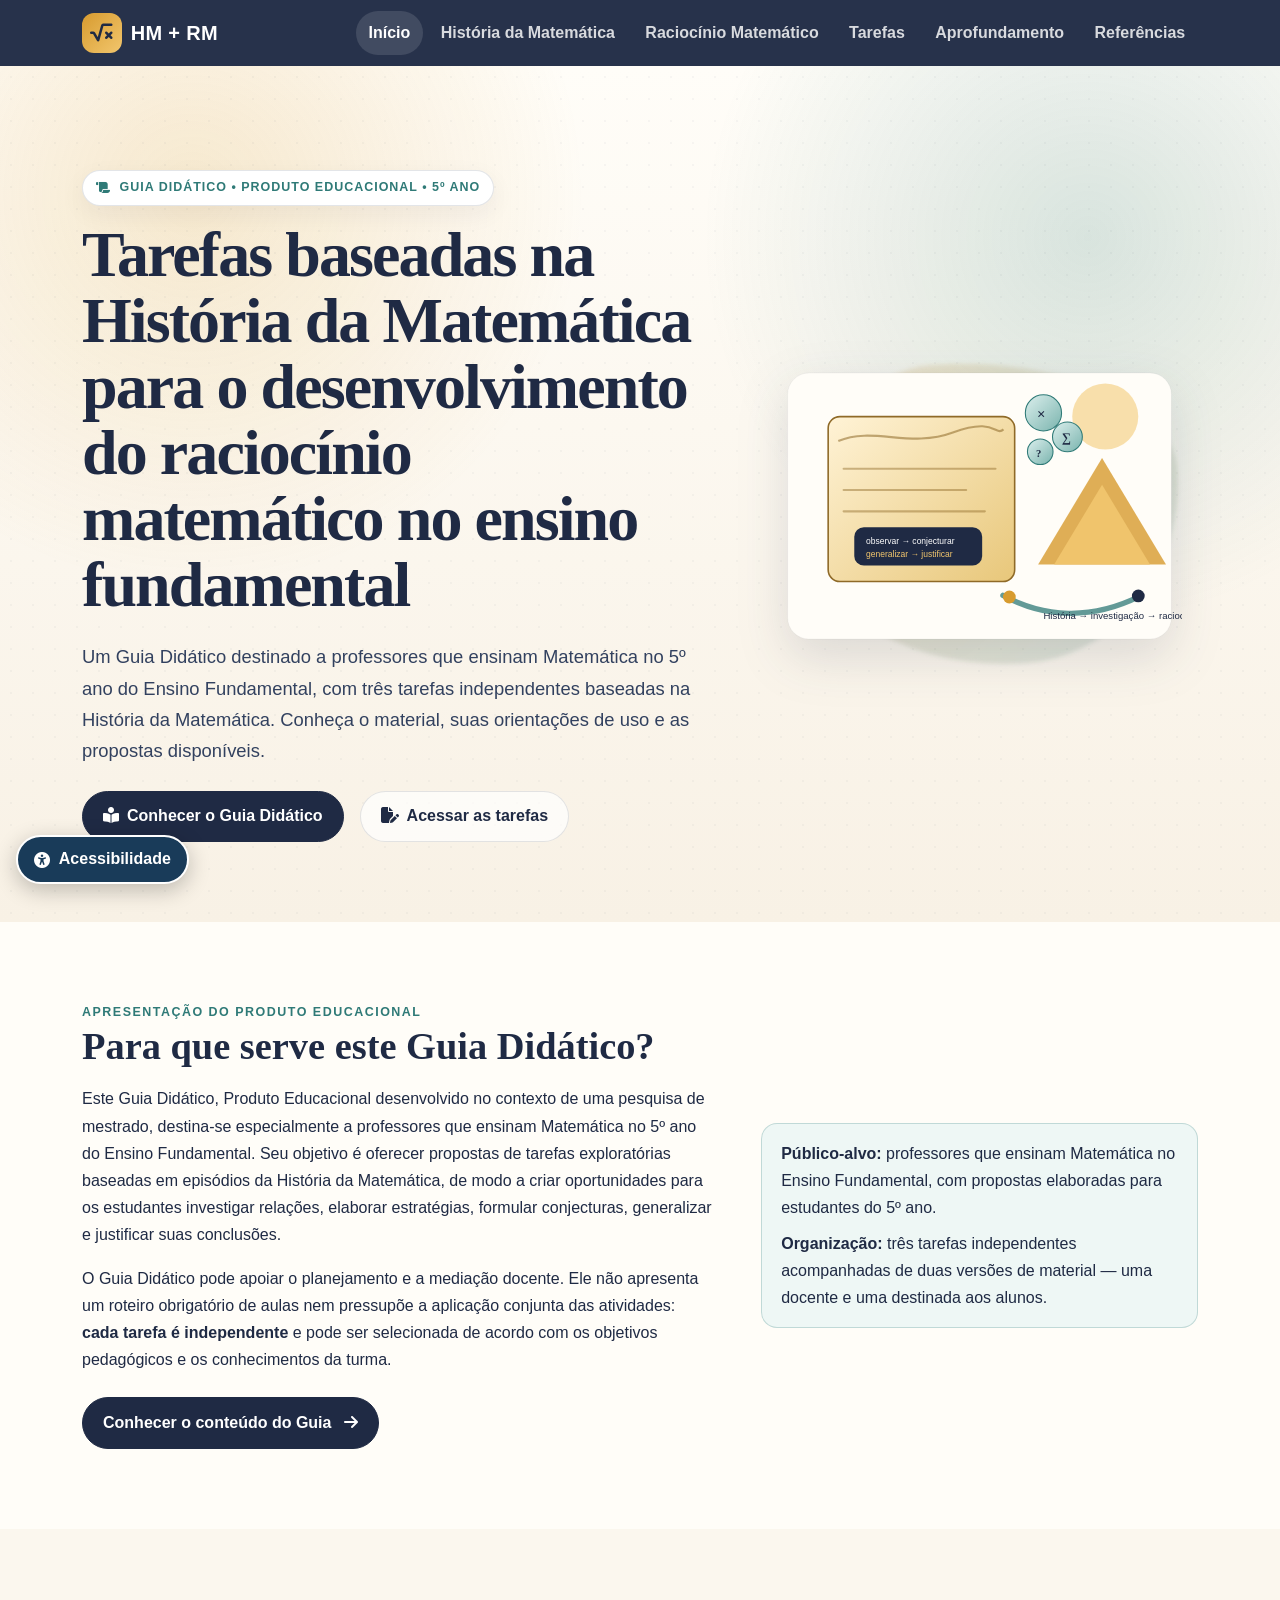
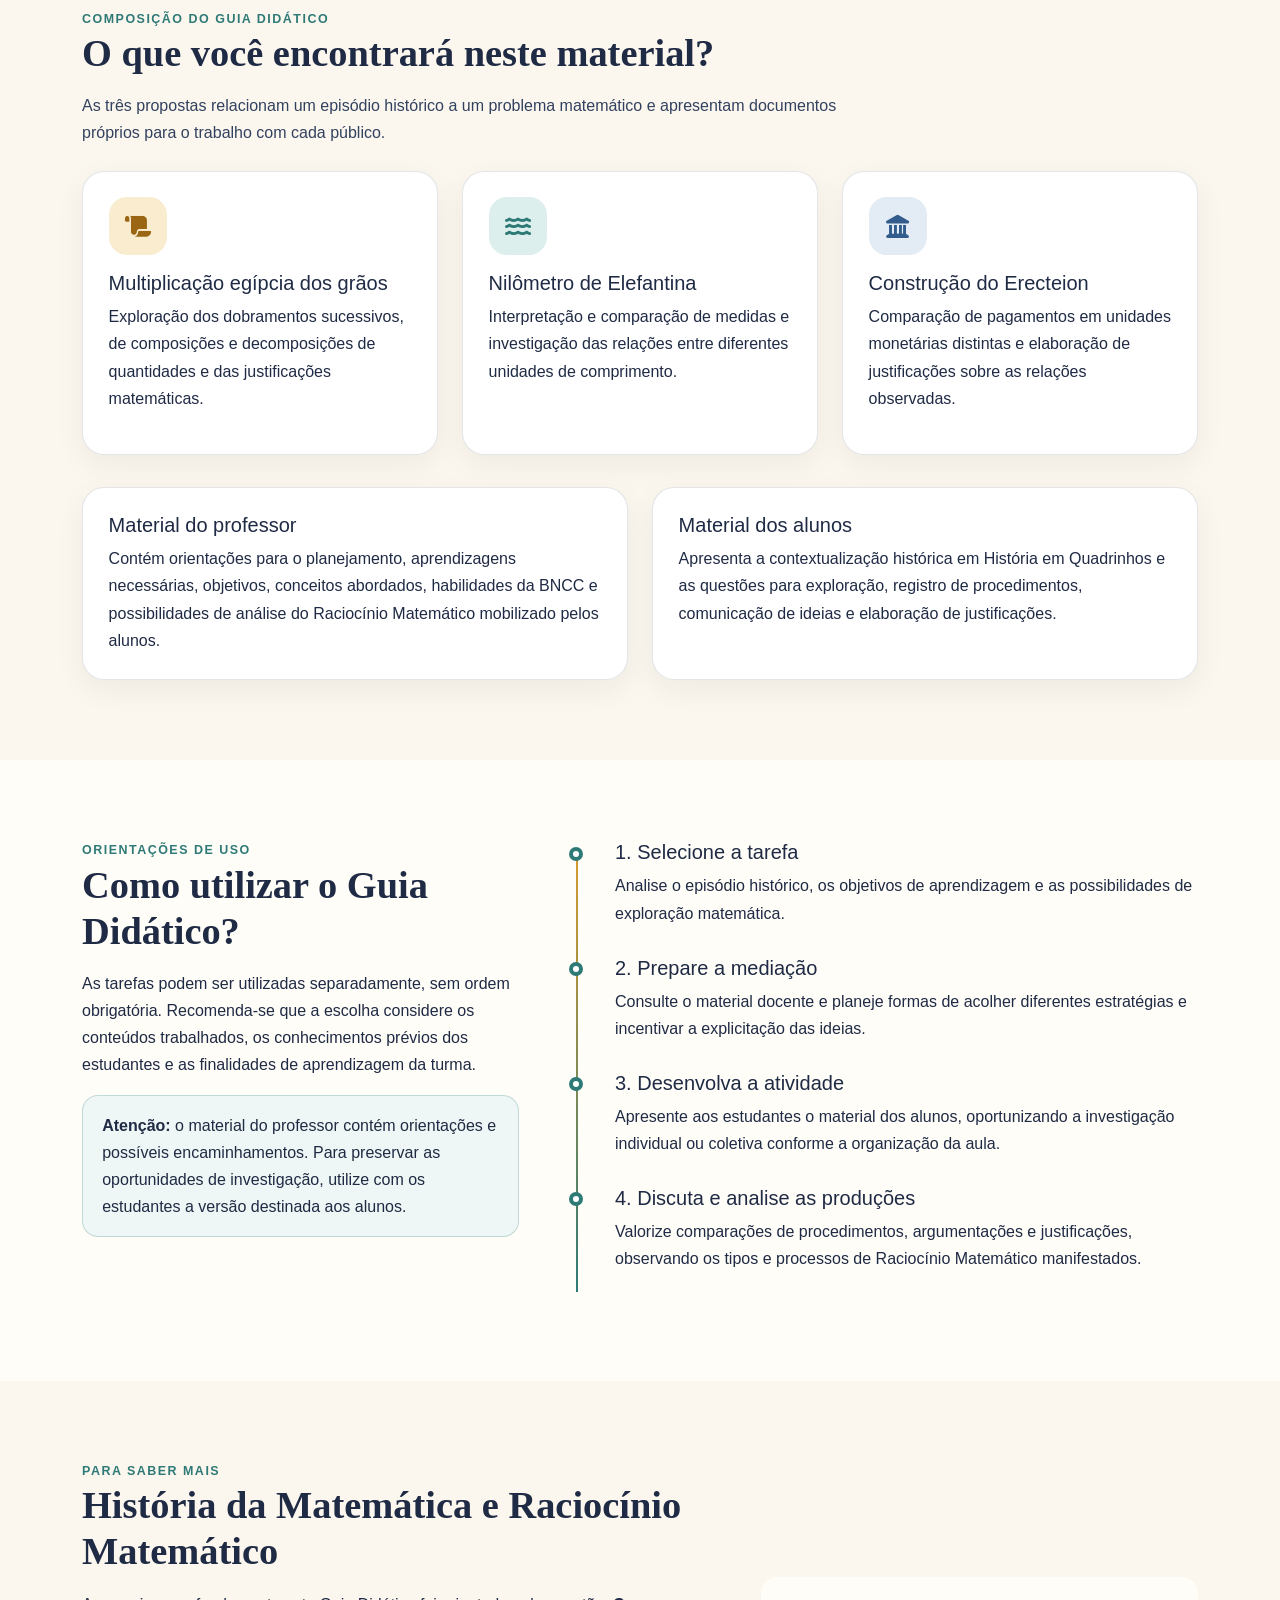
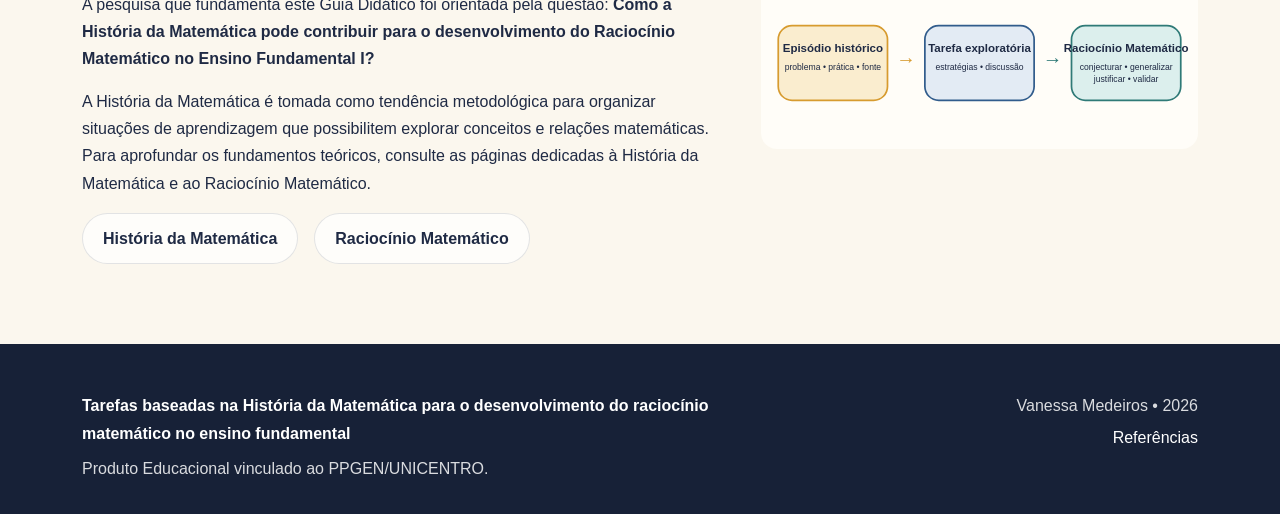
<file: index.html>
<!DOCTYPE html>

<html lang="pt-BR">
<head>
<meta charset="utf-8"/>
<meta content="width=device-width, initial-scale=1.0" name="viewport"/>
<meta content="Conheça o Guia Didático, sua finalidade, as três tarefas independentes e como utilizá-las no ensino fundamental." name="description"/>
<title>Início — Guia Didático | HM + RM</title>
<link href="https://cdn.jsdelivr.net/npm/bootstrap@5.3.3/dist/css/bootstrap.min.css" rel="stylesheet"/>
<link href="https://cdnjs.cloudflare.com/ajax/libs/font-awesome/6.5.2/css/all.min.css" rel="stylesheet"/>
<link href="style.css?v=20261015b" rel="stylesheet"/>
</head>
<body>
<div id="a11y-widget" class="a11y-widget">
  <button id="a11y-open" class="a11y-toggle" type="button" aria-label="Abrir ferramentas de acessibilidade" aria-expanded="false" aria-controls="a11y-panel">
    <i class="fa-solid fa-universal-access" aria-hidden="true"></i> Acessibilidade
  </button>
</div>

<nav class="navbar navbar-expand-lg navbar-dark site-nav sticky-top">
<div class="container">
<a class="navbar-brand d-flex align-items-center" href="index.html"><span class="brand-mark"><i class="fa-solid fa-square-root-variable"></i></span>HM + RM</a>
<button aria-label="Abrir menu" class="navbar-toggler" data-bs-target="#menu" data-bs-toggle="collapse" type="button"><span class="navbar-toggler-icon"></span></button>
<div class="collapse navbar-collapse" id="menu">
<ul class="navbar-nav ms-auto align-items-lg-center">
<li class="nav-item"><a class="nav-link" href="index.html">Início</a></li>
<li class="nav-item"><a class="nav-link" href="historia.html">História da Matemática</a></li>
<li class="nav-item"><a class="nav-link" href="raciocinio.html">Raciocínio Matemático</a></li>
<li class="nav-item"><a class="nav-link" href="tarefas.html">Tarefas</a></li>
<li class="nav-item"><a class="nav-link" href="saiba-mais.html">Aprofundamento</a></li>
<li class="nav-item"><a class="nav-link" href="referencias.html">Referências</a></li>
</ul>
</div>
</div>
</nav>
<header class="hero">
<div class="container">
<div class="row align-items-center g-5">
<div class="col-lg-7 reveal">
<span class="eyebrow"><i class="fa-solid fa-scroll"></i> Guia Didático • Produto Educacional • 5º ano</span>
<h1 class="mt-3">Tarefas baseadas na História da Matemática para o desenvolvimento do raciocínio matemático no ensino fundamental</h1>
<p class="lead mt-4">Um Guia Didático destinado a professores que ensinam Matemática no 5º ano do Ensino Fundamental, com três tarefas independentes baseadas na História da Matemática. Conheça o material, suas orientações de uso e as propostas disponíveis.</p>
<div class="d-flex flex-wrap gap-3 mt-4">
<a class="btn btn-primary-custom" href="#sobre-o-guia"><i class="fa-solid fa-book-open-reader me-2"></i>Conhecer o Guia Didático</a>
<a class="btn btn-outline-custom" href="tarefas.html"><i class="fa-solid fa-file-pen me-2"></i>Acessar as tarefas</a>
</div>
</div>
<div class="col-lg-5 reveal"><div class="hero-visual"><img alt="Ilustração relacionando História da Matemática e Raciocínio Matemático" src="hero-hm-rm.svg"/></div></div>
</div>
</div>
</header>
<main>
<section class="section" id="sobre-o-guia"><div class="container">
<div class="row g-5 align-items-center">
<div class="col-lg-7 reveal">
<div class="kicker">Apresentação do Produto Educacional</div>
<h2 class="section-title">Para que serve este Guia Didático?</h2>
<p>Este Guia Didático, Produto Educacional desenvolvido no contexto de uma pesquisa de mestrado, destina-se especialmente a professores que ensinam Matemática no 5º ano do Ensino Fundamental. Seu objetivo é oferecer propostas de tarefas exploratórias baseadas em episódios da História da Matemática, de modo a criar oportunidades para os estudantes investigar relações, elaborar estratégias, formular conjecturas, generalizar e justificar suas conclusões.</p>
<p>O Guia Didático pode apoiar o planejamento e a mediação docente. Ele não apresenta um roteiro obrigatório de aulas nem pressupõe a aplicação conjunta das atividades: <strong>cada tarefa é independente</strong> e pode ser selecionada de acordo com os objetivos pedagógicos e os conhecimentos da turma.</p>
<a href="#conteudo-guia" class="btn btn-primary-custom mt-2">Conhecer o conteúdo do Guia <i class="fa-solid fa-arrow-right ms-2" aria-hidden="true"></i></a>
</div>
<div class="col-lg-5 reveal"><div class="notice"><strong>Público-alvo:</strong> professores que ensinam Matemática no Ensino Fundamental, com propostas elaboradas para estudantes do 5º ano.<p class="mb-0 mt-2"><strong>Organização:</strong> três tarefas independentes acompanhadas de duas versões de material — uma docente e uma destinada aos alunos.</p></div></div>
</div></div></section>
<section class="section section-soft" id="conteudo-guia"><div class="container">
<div class="kicker">Composição do Guia Didático</div><h2 class="section-title">O que você encontrará neste material?</h2>
<p class="section-subtitle mb-4">As três propostas relacionam um episódio histórico a um problema matemático e apresentam documentos próprios para o trabalho com cada público.</p>
<div class="row g-4">
<div class="col-lg-4 reveal"><div class="feature-card"><span class="icon-orb gold"><i class="fa-solid fa-scroll" aria-hidden="true"></i></span><h3 class="h5">Multiplicação egípcia dos grãos</h3><p>Exploração dos dobramentos sucessivos, de composições e decomposições de quantidades e das justificações matemáticas.</p></div></div>
<div class="col-lg-4 reveal"><div class="feature-card"><span class="icon-orb teal"><i class="fa-solid fa-water" aria-hidden="true"></i></span><h3 class="h5">Nilômetro de Elefantina</h3><p>Interpretação e comparação de medidas e investigação das relações entre diferentes unidades de comprimento.</p></div></div>
<div class="col-lg-4 reveal"><div class="feature-card"><span class="icon-orb blue"><i class="fa-solid fa-landmark" aria-hidden="true"></i></span><h3 class="h5">Construção do Erecteion</h3><p>Comparação de pagamentos em unidades monetárias distintas e elaboração de justificações sobre as relações observadas.</p></div></div>
</div>
<div class="row g-4 mt-2">
<div class="col-md-6 reveal"><div class="info-card"><h3 class="h5">Material do professor</h3><p class="mb-0">Contém orientações para o planejamento, aprendizagens necessárias, objetivos, conceitos abordados, habilidades da BNCC e possibilidades de análise do Raciocínio Matemático mobilizado pelos alunos.</p></div></div>
<div class="col-md-6 reveal"><div class="info-card"><h3 class="h5">Material dos alunos</h3><p class="mb-0">Apresenta a contextualização histórica em História em Quadrinhos e as questões para exploração, registro de procedimentos, comunicação de ideias e elaboração de justificações.</p></div></div>
</div></div></section>
<section class="section" id="como-utilizar"><div class="container"><div class="row g-5">
<div class="col-lg-5 reveal"><div class="kicker">Orientações de uso</div><h2 class="section-title">Como utilizar o Guia Didático?</h2><p>As tarefas podem ser utilizadas separadamente, sem ordem obrigatória. Recomenda-se que a escolha considere os conteúdos trabalhados, os conhecimentos prévios dos estudantes e as finalidades de aprendizagem da turma.</p><div class="notice"><strong>Atenção:</strong> o material do professor contém orientações e possíveis encaminhamentos. Para preservar as oportunidades de investigação, utilize com os estudantes a versão destinada aos alunos.</div></div>
<div class="col-lg-7 reveal"><div class="timeline">
<div class="timeline-item"><h3 class="h5">1. Selecione a tarefa</h3><p class="mb-0">Analise o episódio histórico, os objetivos de aprendizagem e as possibilidades de exploração matemática.</p></div>
<div class="timeline-item"><h3 class="h5">2. Prepare a mediação</h3><p class="mb-0">Consulte o material docente e planeje formas de acolher diferentes estratégias e incentivar a explicitação das ideias.</p></div>
<div class="timeline-item"><h3 class="h5">3. Desenvolva a atividade</h3><p class="mb-0">Apresente aos estudantes o material dos alunos, oportunizando a investigação individual ou coletiva conforme a organização da aula.</p></div>
<div class="timeline-item"><h3 class="h5">4. Discuta e analise as produções</h3><p class="mb-0">Valorize comparações de procedimentos, argumentações e justificações, observando os tipos e processos de Raciocínio Matemático manifestados.</p></div>
</div></div></div></div></section>
<section class="section section-soft" id="fundamentacao-guia"><div class="container"><div class="row g-5 align-items-center">
<div class="col-lg-7 reveal"><div class="kicker">Para saber mais</div><h2 class="section-title">História da Matemática e Raciocínio Matemático</h2><p>A pesquisa que fundamenta este Guia Didático foi orientada pela questão: <strong>Como a História da Matemática pode contribuir para o desenvolvimento do Raciocínio Matemático no Ensino Fundamental I?</strong></p><p>A História da Matemática é tomada como tendência metodológica para organizar situações de aprendizagem que possibilitem explorar conceitos e relações matemáticas. Para aprofundar os fundamentos teóricos, consulte as páginas dedicadas à História da Matemática e ao Raciocínio Matemático.</p>
<div class="d-flex gap-3 flex-wrap mt-3"><a class="btn btn-outline-custom" href="historia.html">História da Matemática</a><a class="btn btn-outline-custom" href="raciocinio.html">Raciocínio Matemático</a></div>
</div><div class="col-lg-5 reveal"><img alt="Articulação entre episódio histórico, tarefa e Raciocínio Matemático" src="hm-rm-conexao.svg"/></div>
</div></div></section>
</main>
<footer class="site-footer">
<div class="container">
<div class="row g-4">
<div class="col-lg-7"><div class="footer-title">Tarefas baseadas na História da Matemática para o desenvolvimento do raciocínio matemático no ensino fundamental</div><p class="mt-2 mb-0">Produto Educacional vinculado ao PPGEN/UNICENTRO.</p></div>
<div class="col-lg-5 text-lg-end"><p class="mb-1">Vanessa Medeiros • <span id="ano"></span></p><a href="referencias.html">Referências</a></div>
</div>
</div>
</footer>
<script src="https://cdn.jsdelivr.net/npm/bootstrap@5.3.3/dist/js/bootstrap.bundle.min.js"></script>
<script src="script.js?v=20261015b"></script>
</body>
</html>
</file>
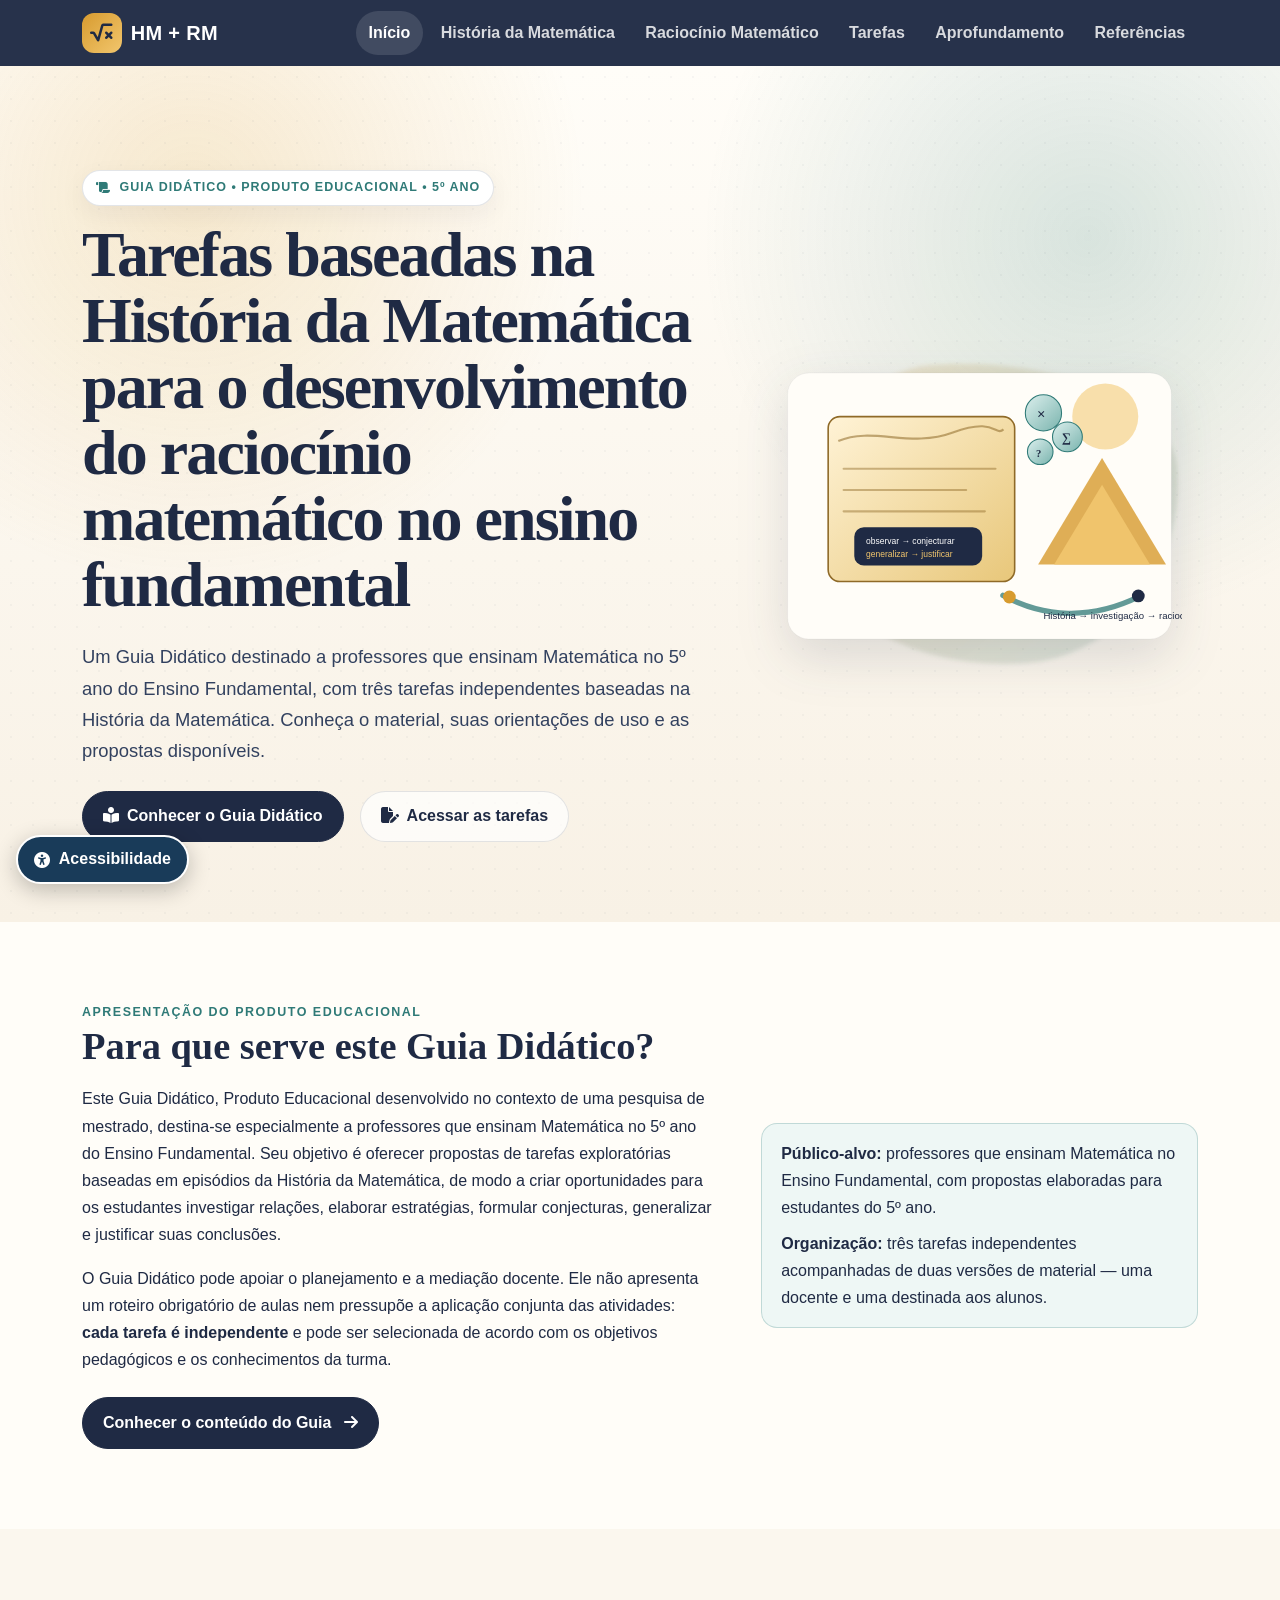
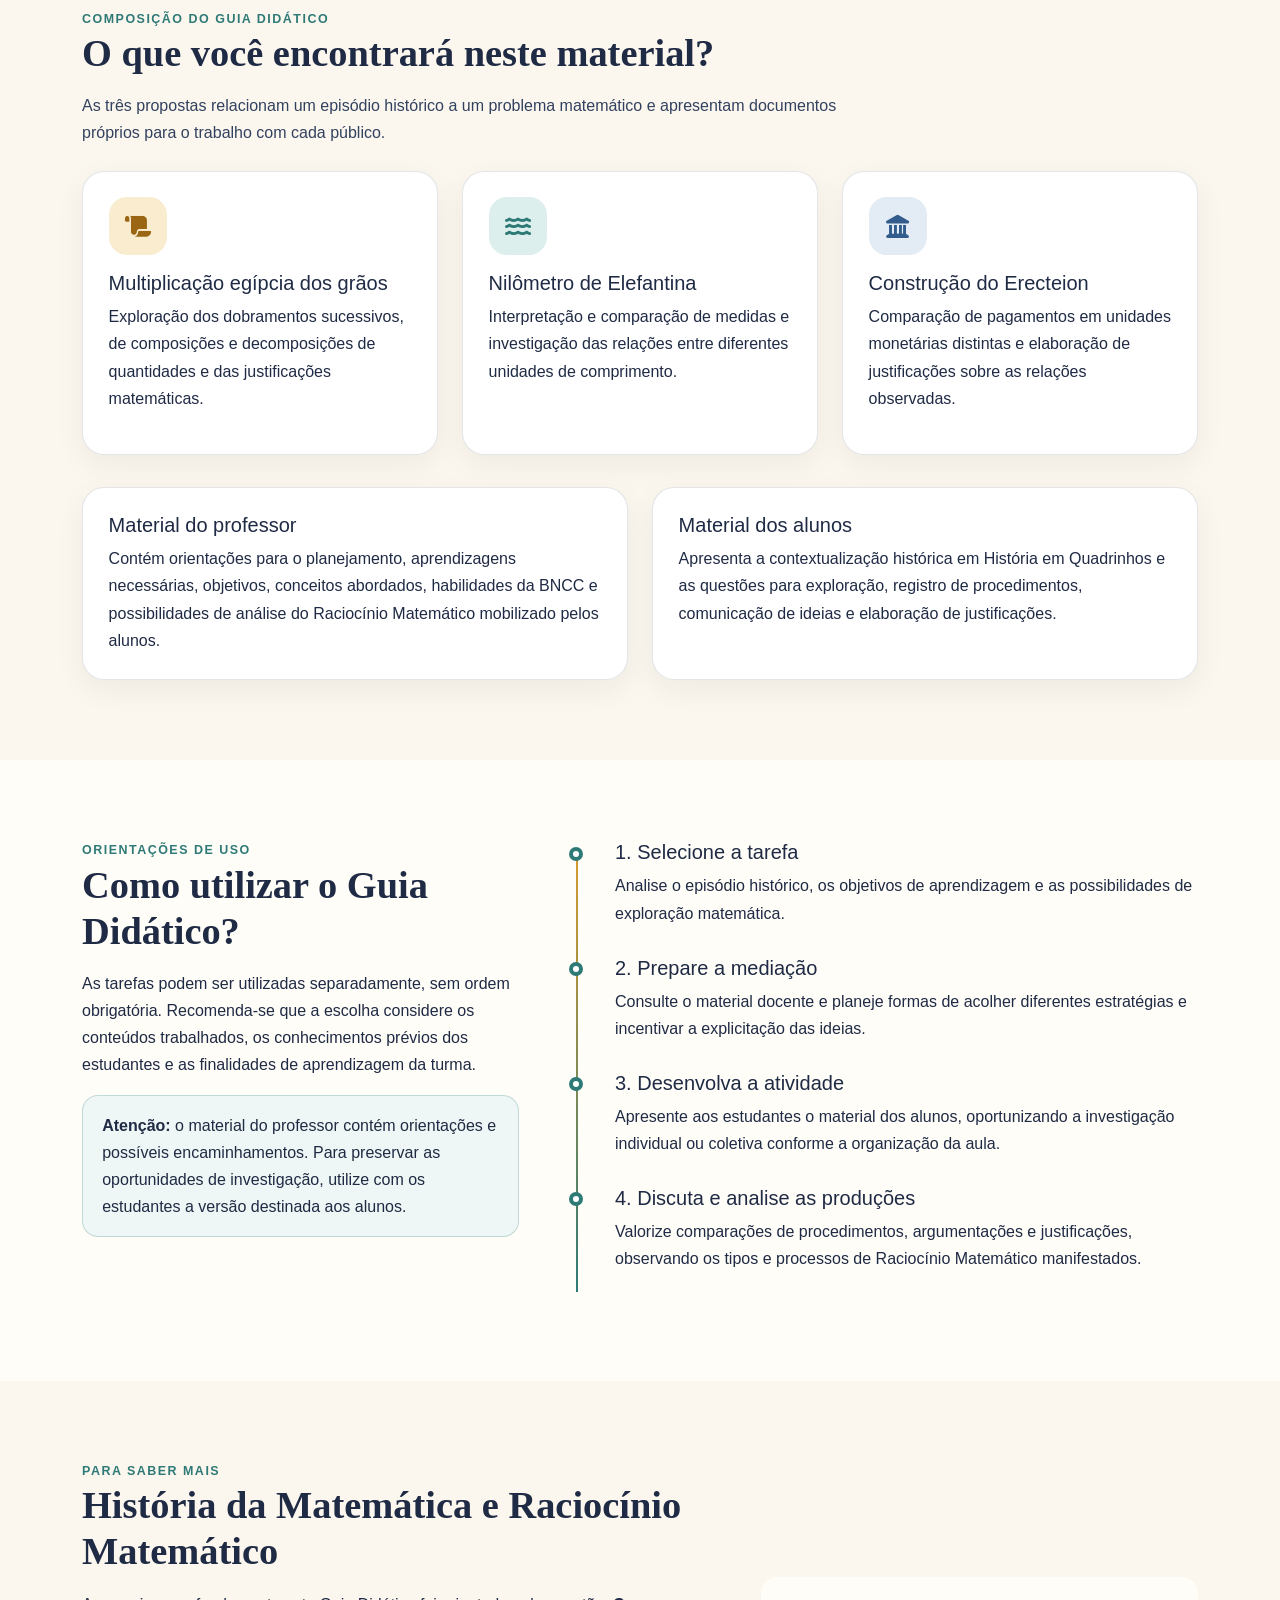
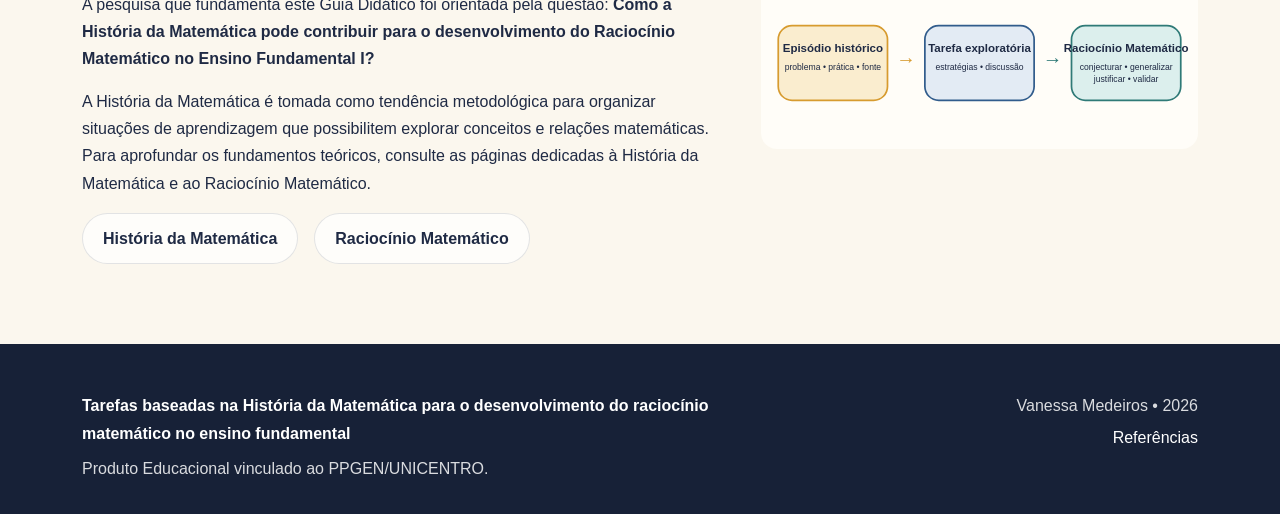
<file: apresentacao.html>
<!DOCTYPE html>
<html lang="pt-BR">
<head>
  <meta charset="utf-8"/>
  <meta name="viewport" content="width=device-width, initial-scale=1.0"/>
  <title>Apresentação integrada ao Início | HM + RM</title>
  <meta name="robots" content="noindex"/>
  <meta http-equiv="refresh" content="0; url=index.html#sobre-o-guia"/>
  <link rel="canonical" href="index.html#sobre-o-guia"/>
  <script>
    (function () {
      var destino = window.location.hash || "#sobre-o-guia";
      window.location.replace("index.html" + destino);
    }());
  </script>
</head>
<body>
  <p>A apresentação agora faz parte da página inicial do Guia Didático.
  <a href="index.html#sobre-o-guia">Acessar a apresentação</a>.</p>
</body>
</html>
</file>
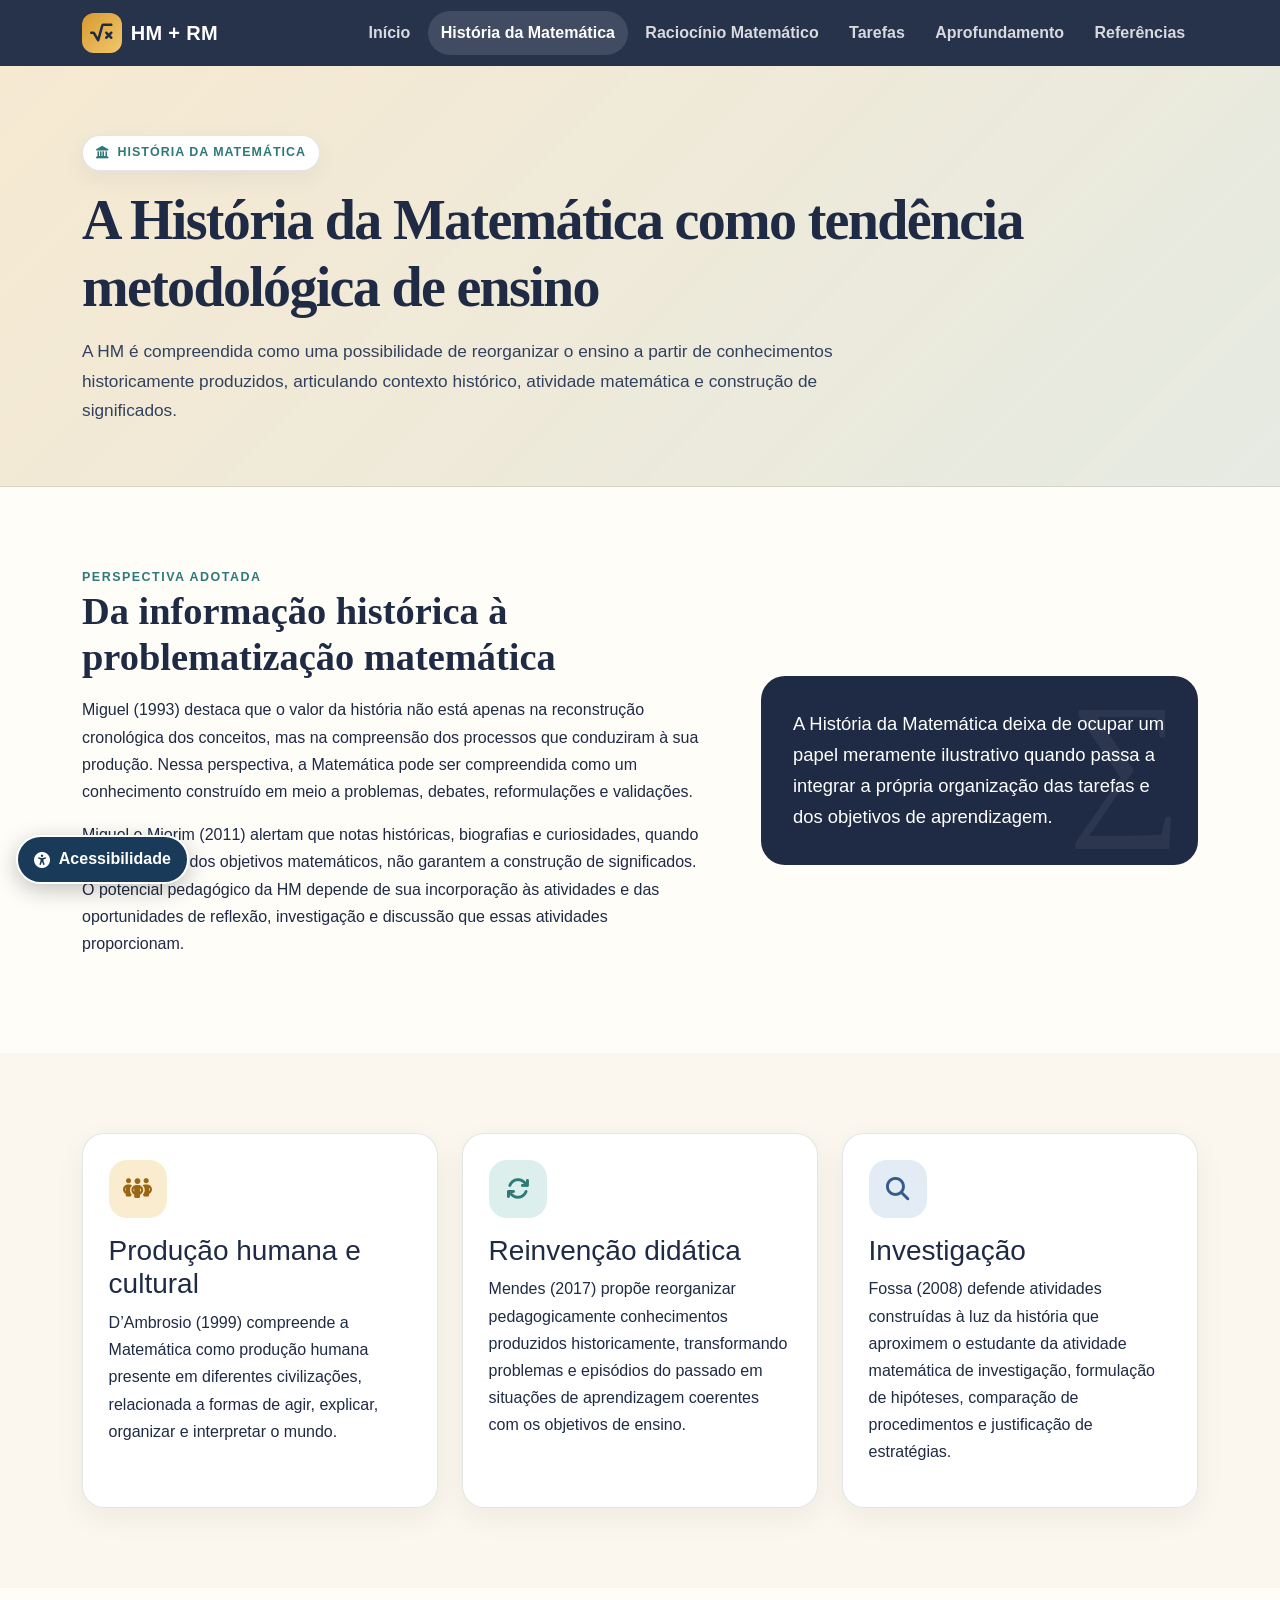
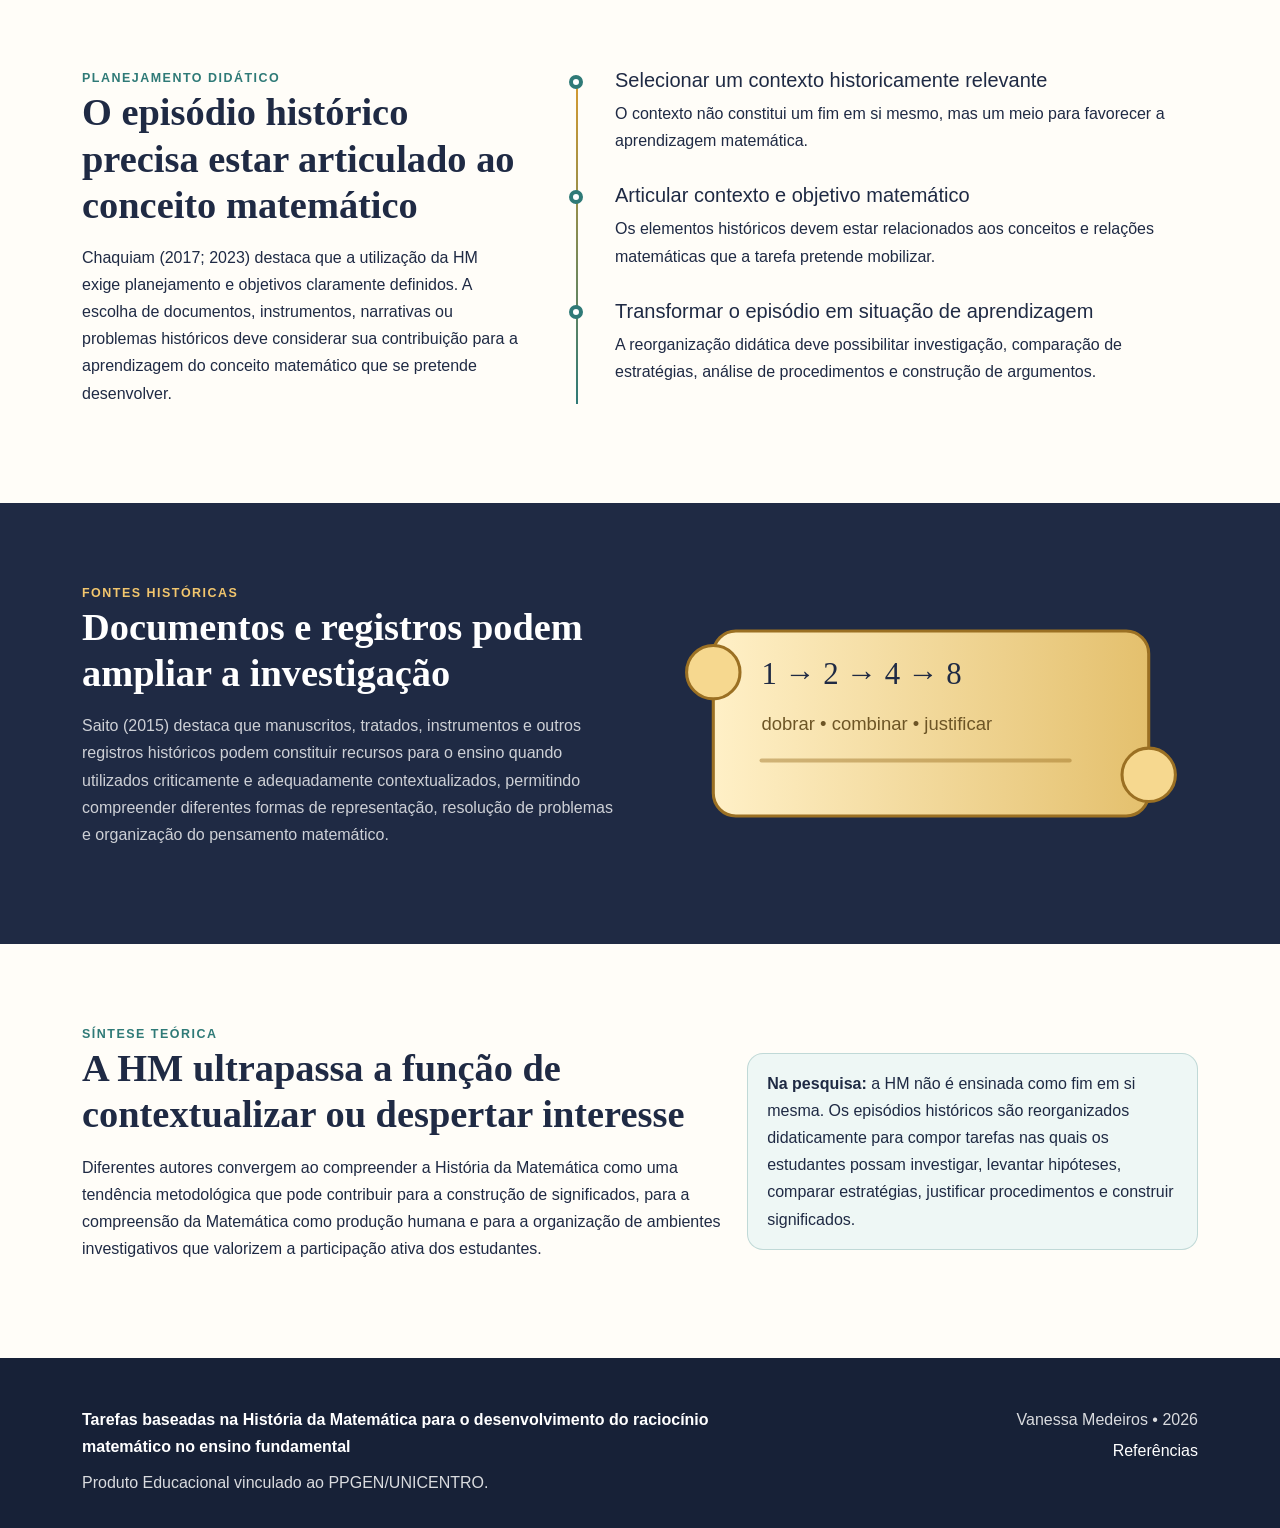
<file: historia.html>
<!DOCTYPE html>

<html lang="pt-BR">
<head>
<meta charset="utf-8"/>
<meta content="width=device-width, initial-scale=1.0" name="viewport"/>
<meta content="História da Matemática como tendência metodológica." name="description"/>
<title>História da Matemática | HM + RM</title>
<link href="https://cdn.jsdelivr.net/npm/bootstrap@5.3.3/dist/css/bootstrap.min.css" rel="stylesheet"/>
<link href="https://cdnjs.cloudflare.com/ajax/libs/font-awesome/6.5.2/css/all.min.css" rel="stylesheet"/>
<link href="style.css?v=20261015b" rel="stylesheet"/>
</head>
<body>
<div id="a11y-widget" class="a11y-widget">
  <button id="a11y-open" class="a11y-toggle" type="button" aria-label="Abrir ferramentas de acessibilidade" aria-expanded="false" aria-controls="a11y-panel">
    <i class="fa-solid fa-universal-access" aria-hidden="true"></i> Acessibilidade
  </button>
</div>

<nav class="navbar navbar-expand-lg navbar-dark site-nav sticky-top">
<div class="container">
<a class="navbar-brand d-flex align-items-center" href="index.html"><span class="brand-mark"><i class="fa-solid fa-square-root-variable"></i></span>HM + RM</a>
<button aria-label="Abrir menu" class="navbar-toggler" data-bs-target="#menu" data-bs-toggle="collapse" type="button"><span class="navbar-toggler-icon"></span></button>
<div class="collapse navbar-collapse" id="menu">
<ul class="navbar-nav ms-auto align-items-lg-center">
<li class="nav-item"><a class="nav-link" href="index.html">Início</a></li>
<li class="nav-item"><a class="nav-link" href="historia.html">História da Matemática</a></li>
<li class="nav-item"><a class="nav-link" href="raciocinio.html">Raciocínio Matemático</a></li>
<li class="nav-item"><a class="nav-link" href="tarefas.html">Tarefas</a></li>
<li class="nav-item"><a class="nav-link" href="saiba-mais.html">Aprofundamento</a></li>
<li class="nav-item"><a class="nav-link" href="referencias.html">Referências</a></li>
</ul>
</div>
</div>
</nav>
<header class="page-hero"><div class="container reveal"><span class="eyebrow"><i class="fa-solid fa-landmark"></i> História da Matemática</span><h1 class="display-4 mt-3">A História da Matemática como tendência metodológica de ensino</h1><p class="mt-3 mb-0">A HM é compreendida como uma possibilidade de reorganizar o ensino a partir de conhecimentos historicamente produzidos, articulando contexto histórico, atividade matemática e construção de significados.</p></div></header>
<main>
<section class="section"><div class="container"><div class="row g-5 align-items-center">
<div class="col-lg-7 reveal"><div class="kicker">Perspectiva adotada</div><h2 class="section-title">Da informação histórica à problematização matemática</h2><p>Miguel (1993) destaca que o valor da história não está apenas na reconstrução cronológica dos conceitos, mas na compreensão dos processos que conduziram à sua produção. Nessa perspectiva, a Matemática pode ser compreendida como um conhecimento construído em meio a problemas, debates, reformulações e validações.</p><p>Miguel e Miorim (2011) alertam que notas históricas, biografias e curiosidades, quando desarticuladas dos objetivos matemáticos, não garantem a construção de significados. O potencial pedagógico da HM depende de sua incorporação às atividades e das oportunidades de reflexão, investigação e discussão que essas atividades proporcionam.</p></div>
<div class="col-lg-5 reveal"><div class="quote-panel"><p>A História da Matemática deixa de ocupar um papel meramente ilustrativo quando passa a integrar a própria organização das tarefas e dos objetivos de aprendizagem.</p></div></div>
</div></div></section>
<section class="section section-soft"><div class="container"><div class="row g-4">
<div class="col-lg-4 reveal"><div class="feature-card"><span class="icon-orb gold"><i class="fa-solid fa-people-group"></i></span><h3>Produção humana e cultural</h3><p>D’Ambrosio (1999) compreende a Matemática como produção humana presente em diferentes civilizações, relacionada a formas de agir, explicar, organizar e interpretar o mundo.</p></div></div>
<div class="col-lg-4 reveal"><div class="feature-card"><span class="icon-orb teal"><i class="fa-solid fa-arrows-rotate"></i></span><h3>Reinvenção didática</h3><p>Mendes (2017) propõe reorganizar pedagogicamente conhecimentos produzidos historicamente, transformando problemas e episódios do passado em situações de aprendizagem coerentes com os objetivos de ensino.</p></div></div>
<div class="col-lg-4 reveal"><div class="feature-card"><span class="icon-orb blue"><i class="fa-solid fa-magnifying-glass"></i></span><h3>Investigação</h3><p>Fossa (2008) defende atividades construídas à luz da história que aproximem o estudante da atividade matemática de investigação, formulação de hipóteses, comparação de procedimentos e justificação de estratégias.</p></div></div>
</div></div></section>
<section class="section"><div class="container"><div class="row g-5">
<div class="col-lg-5 reveal"><div class="kicker">Planejamento didático</div><h2 class="section-title">O episódio histórico precisa estar articulado ao conceito matemático</h2><p>Chaquiam (2017; 2023) destaca que a utilização da HM exige planejamento e objetivos claramente definidos. A escolha de documentos, instrumentos, narrativas ou problemas históricos deve considerar sua contribuição para a aprendizagem do conceito matemático que se pretende desenvolver.</p></div>
<div class="col-lg-7 reveal"><div class="timeline"><div class="timeline-item"><h3 class="h5">Selecionar um contexto historicamente relevante</h3><p class="mb-0">O contexto não constitui um fim em si mesmo, mas um meio para favorecer a aprendizagem matemática.</p></div><div class="timeline-item"><h3 class="h5">Articular contexto e objetivo matemático</h3><p class="mb-0">Os elementos históricos devem estar relacionados aos conceitos e relações matemáticas que a tarefa pretende mobilizar.</p></div><div class="timeline-item"><h3 class="h5">Transformar o episódio em situação de aprendizagem</h3><p class="mb-0">A reorganização didática deve possibilitar investigação, comparação de estratégias, análise de procedimentos e construção de argumentos.</p></div></div></div>
</div></div></section>
<section class="section section-dark"><div class="container"><div class="row g-5 align-items-center">
<div class="col-lg-6 reveal"><div class="kicker" style="color:var(--gold-2)">Fontes históricas</div><h2 class="section-title">Documentos e registros podem ampliar a investigação</h2><p class="section-subtitle">Saito (2015) destaca que manuscritos, tratados, instrumentos e outros registros históricos podem constituir recursos para o ensino quando utilizados criticamente e adequadamente contextualizados, permitindo compreender diferentes formas de representação, resolução de problemas e organização do pensamento matemático.</p></div>
<div class="col-lg-6 reveal"><img alt="Representação de um registro histórico relacionado à matemática egípcia" src="papiro-egipcio.svg"/></div>
</div></div></section>
<section class="section"><div class="container"><div class="row g-4 align-items-center">
<div class="col-lg-7 reveal"><div class="kicker">Síntese teórica</div><h2 class="section-title">A HM ultrapassa a função de contextualizar ou despertar interesse</h2><p>Diferentes autores convergem ao compreender a História da Matemática como uma tendência metodológica que pode contribuir para a construção de significados, para a compreensão da Matemática como produção humana e para a organização de ambientes investigativos que valorizem a participação ativa dos estudantes.</p></div>
<div class="col-lg-5 reveal"><div class="notice"><strong>Na pesquisa:</strong> a HM não é ensinada como fim em si mesma. Os episódios históricos são reorganizados didaticamente para compor tarefas nas quais os estudantes possam investigar, levantar hipóteses, comparar estratégias, justificar procedimentos e construir significados.</div></div>
</div></div></section>
</main>
<footer class="site-footer">
<div class="container">
<div class="row g-4">
<div class="col-lg-7"><div class="footer-title">Tarefas baseadas na História da Matemática para o desenvolvimento do raciocínio matemático no ensino fundamental</div><p class="mt-2 mb-0">Produto Educacional vinculado ao PPGEN/UNICENTRO.</p></div>
<div class="col-lg-5 text-lg-end"><p class="mb-1">Vanessa Medeiros • <span id="ano"></span></p><a href="referencias.html">Referências</a></div>
</div>
</div>
</footer>
<script src="https://cdn.jsdelivr.net/npm/bootstrap@5.3.3/dist/js/bootstrap.bundle.min.js"></script>
<script src="script.js?v=20261015b"></script>
</body>
</html>
</file>
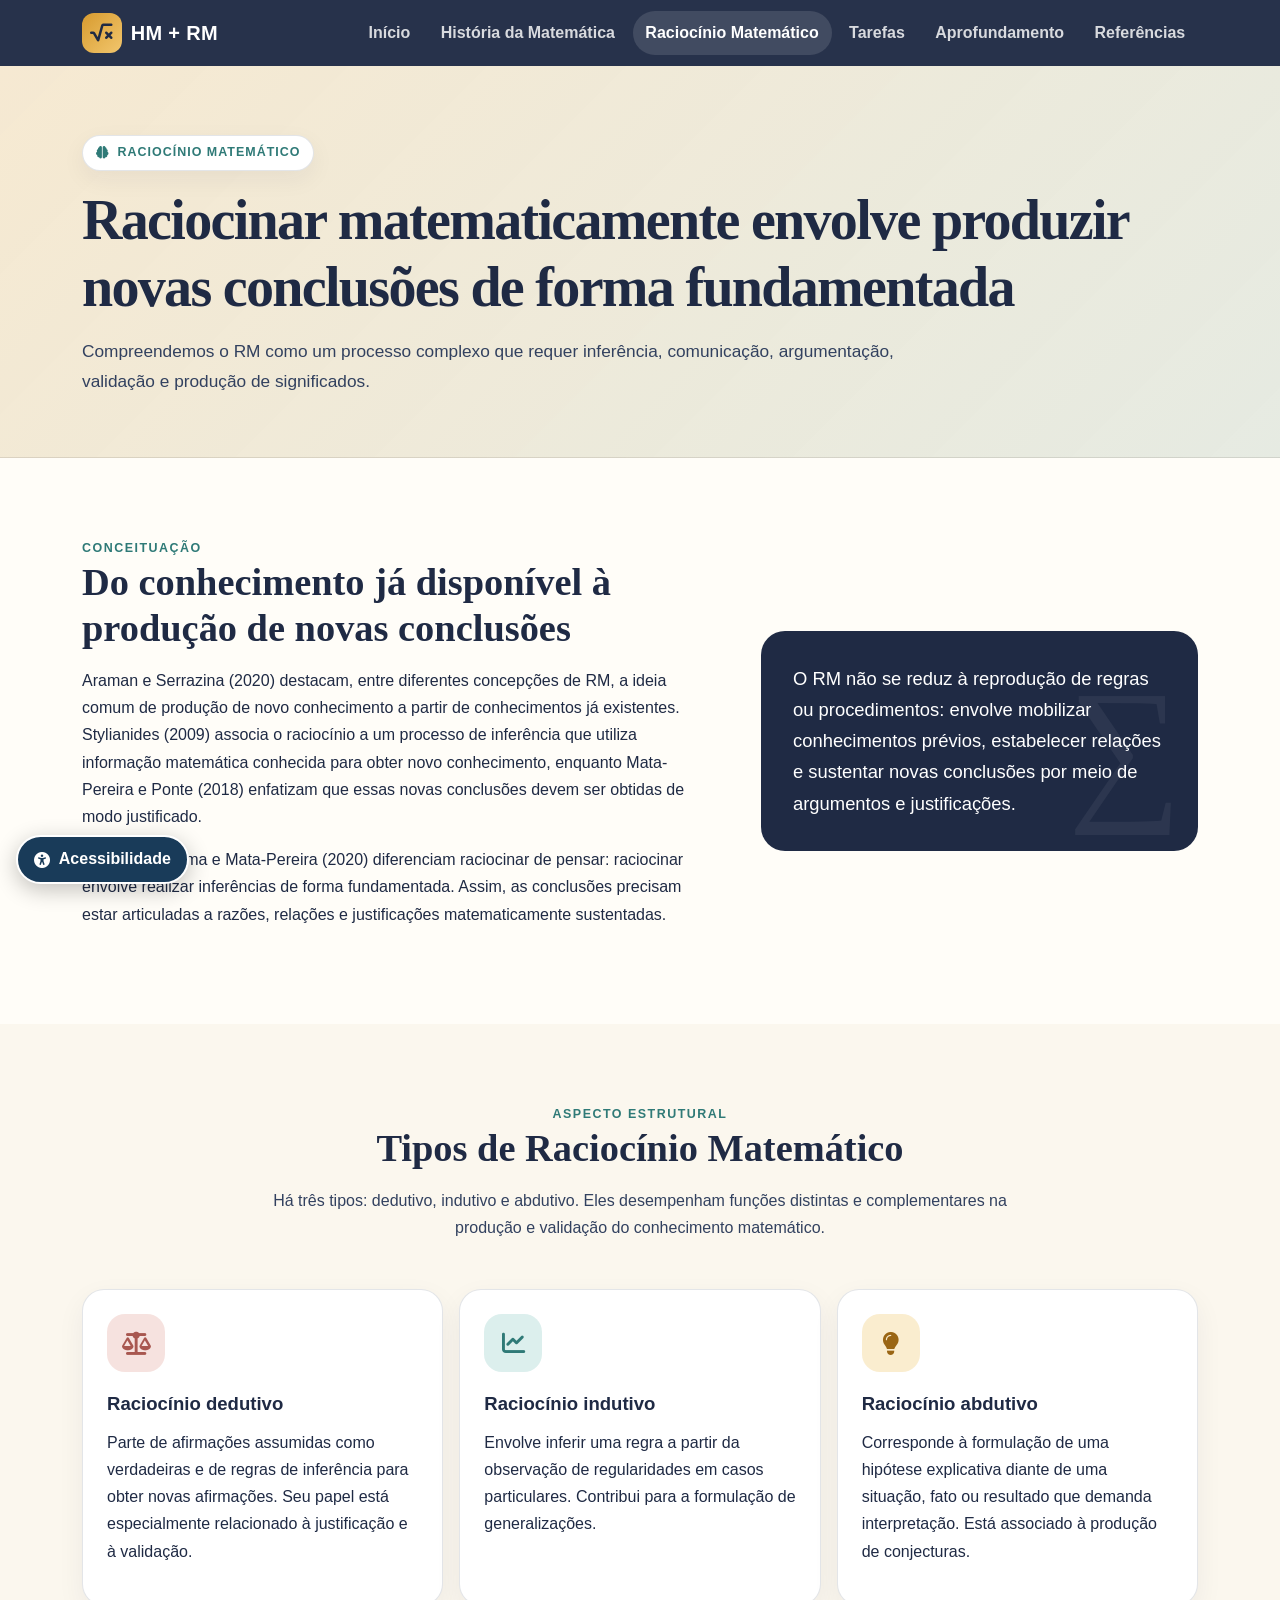
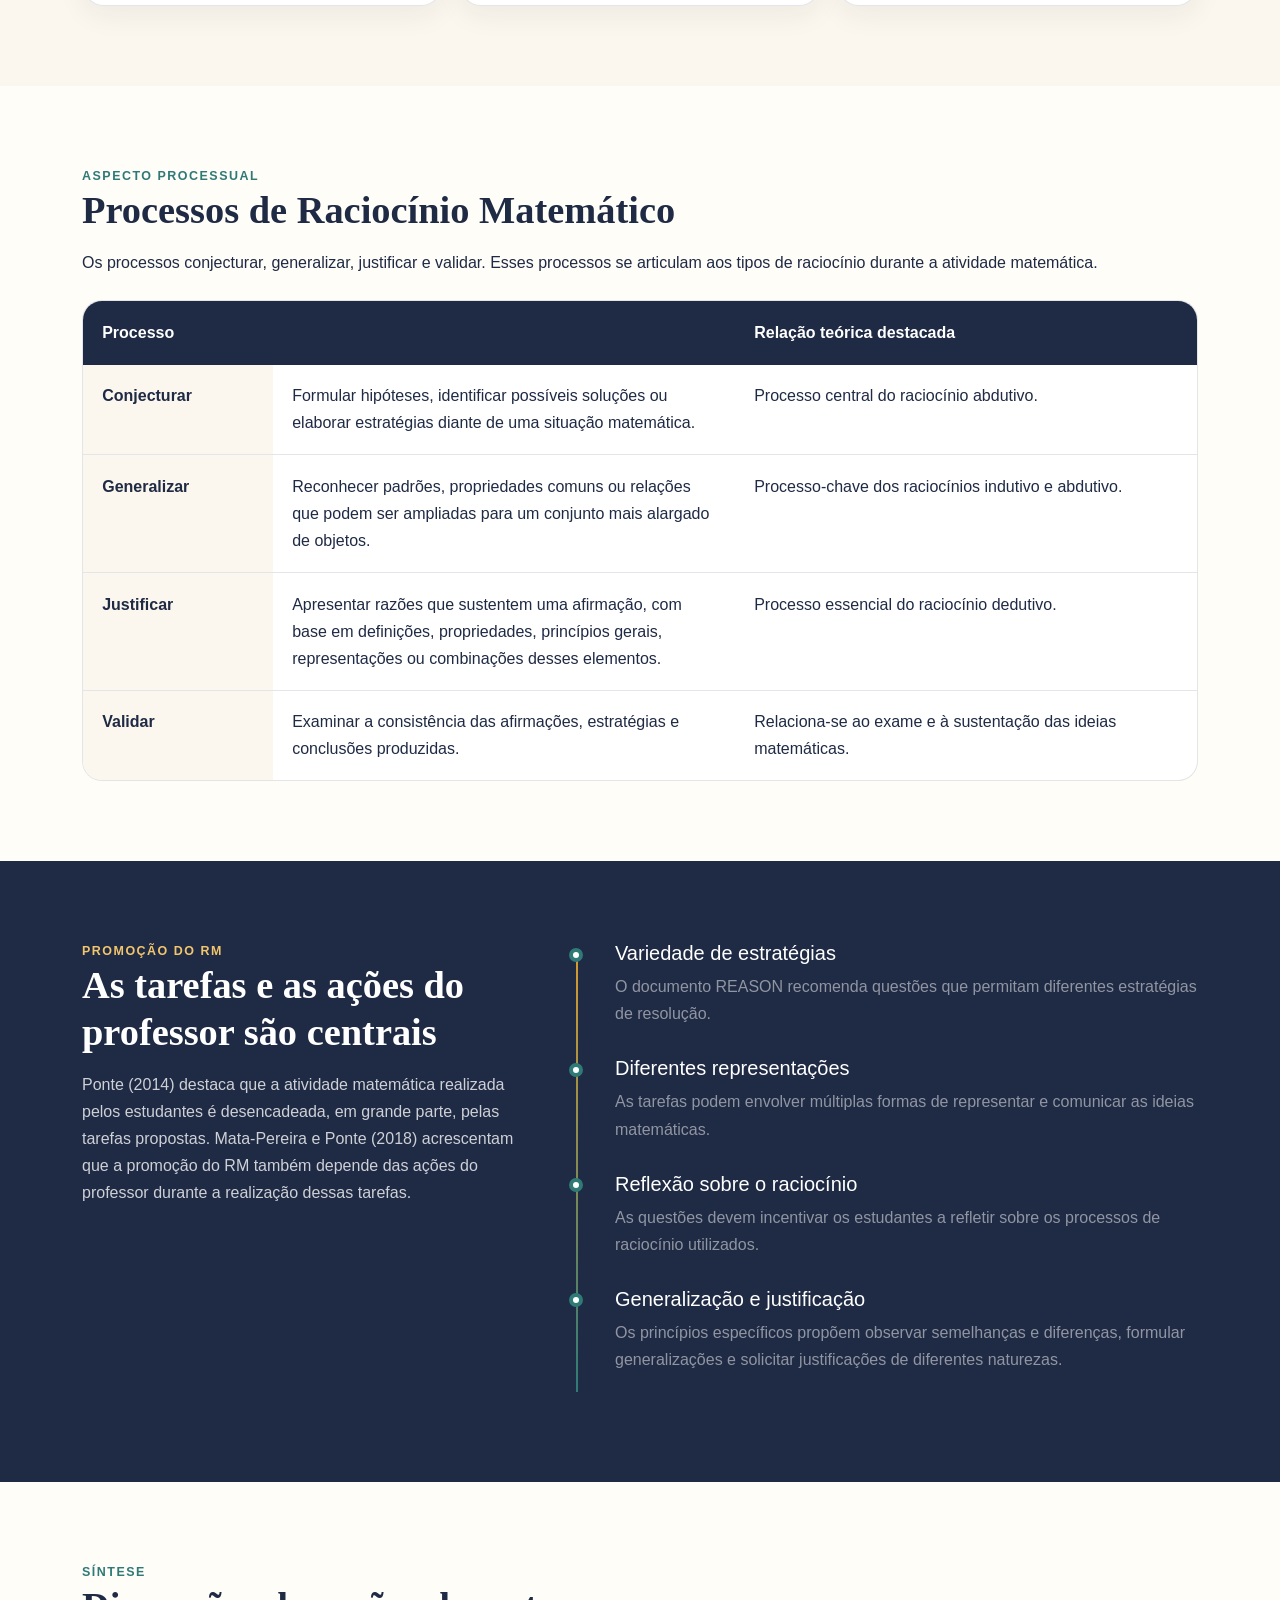
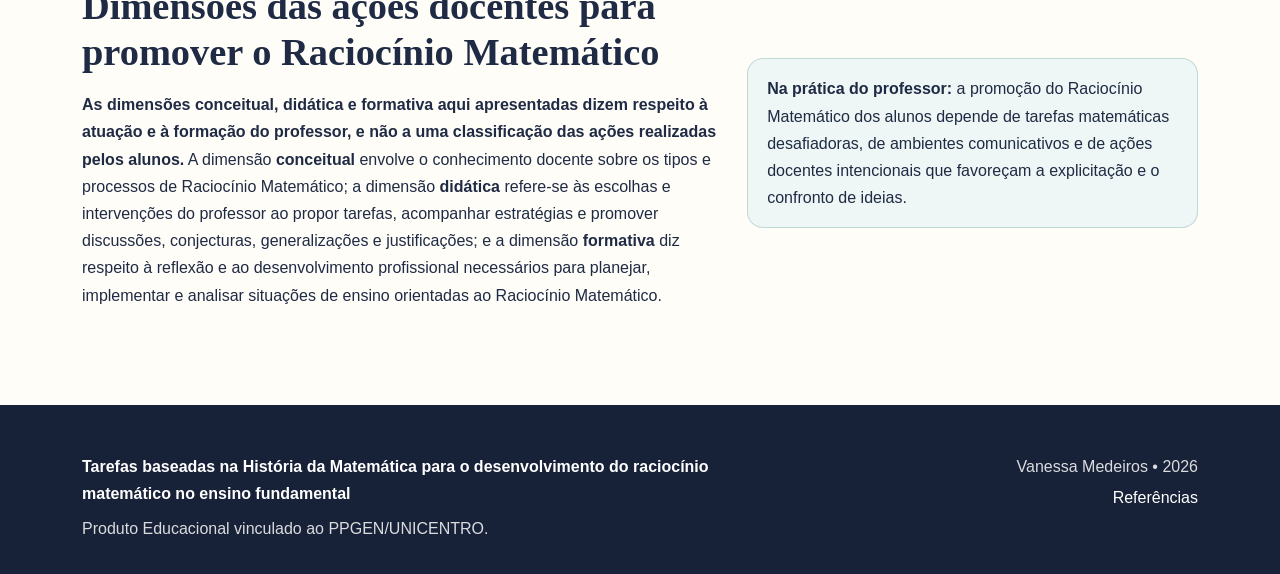
<file: raciocinio.html>
<!DOCTYPE html>

<html lang="pt-BR">
<head>
<meta charset="utf-8"/>
<meta content="width=device-width, initial-scale=1.0" name="viewport"/>
<meta content="Conceituação, tipos e processos de Raciocínio Matemático." name="description"/>
<title>Raciocínio Matemático | HM + RM</title>
<link href="https://cdn.jsdelivr.net/npm/bootstrap@5.3.3/dist/css/bootstrap.min.css" rel="stylesheet"/>
<link href="https://cdnjs.cloudflare.com/ajax/libs/font-awesome/6.5.2/css/all.min.css" rel="stylesheet"/>
<link href="style.css?v=20261015b" rel="stylesheet"/>
</head>
<body>
<div id="a11y-widget" class="a11y-widget">
  <button id="a11y-open" class="a11y-toggle" type="button" aria-label="Abrir ferramentas de acessibilidade" aria-expanded="false" aria-controls="a11y-panel">
    <i class="fa-solid fa-universal-access" aria-hidden="true"></i> Acessibilidade
  </button>
</div>

<nav class="navbar navbar-expand-lg navbar-dark site-nav sticky-top">
<div class="container">
<a class="navbar-brand d-flex align-items-center" href="index.html"><span class="brand-mark"><i class="fa-solid fa-square-root-variable"></i></span>HM + RM</a>
<button aria-label="Abrir menu" class="navbar-toggler" data-bs-target="#menu" data-bs-toggle="collapse" type="button"><span class="navbar-toggler-icon"></span></button>
<div class="collapse navbar-collapse" id="menu">
<ul class="navbar-nav ms-auto align-items-lg-center">
<li class="nav-item"><a class="nav-link" href="index.html">Início</a></li>
<li class="nav-item"><a class="nav-link" href="historia.html">História da Matemática</a></li>
<li class="nav-item"><a class="nav-link" href="raciocinio.html">Raciocínio Matemático</a></li>
<li class="nav-item"><a class="nav-link" href="tarefas.html">Tarefas</a></li>
<li class="nav-item"><a class="nav-link" href="saiba-mais.html">Aprofundamento</a></li>
<li class="nav-item"><a class="nav-link" href="referencias.html">Referências</a></li>
</ul>
</div>
</div>
</nav>
<header class="page-hero"><div class="container reveal"><span class="eyebrow"><i class="fa-solid fa-brain"></i> Raciocínio Matemático</span><h1 class="display-4 mt-3">Raciocinar matematicamente envolve produzir novas conclusões de forma fundamentada</h1><p class="mt-3 mb-0">Compreendemos o RM como um processo complexo que requer inferência, comunicação, argumentação, validação e produção de significados.</p></div></header>
<main>
<section class="section"><div class="container"><div class="row g-5 align-items-center">
<div class="col-lg-7 reveal"><div class="kicker">Conceituação</div><h2 class="section-title">Do conhecimento já disponível à produção de novas conclusões</h2><p>Araman e Serrazina (2020) destacam, entre diferentes concepções de RM, a ideia comum de produção de novo conhecimento a partir de conhecimentos já existentes. Stylianides (2009) associa o raciocínio a um processo de inferência que utiliza informação matemática conhecida para obter novo conhecimento, enquanto Mata-Pereira e Ponte (2018) enfatizam que essas novas conclusões devem ser obtidas de modo justificado.</p><p>Ponte, Quaresma e Mata-Pereira (2020) diferenciam raciocinar de pensar: raciocinar envolve realizar inferências de forma fundamentada. Assim, as conclusões precisam estar articuladas a razões, relações e justificações matematicamente sustentadas.</p></div>
<div class="col-lg-5 reveal"><div class="quote-panel"><p>O RM não se reduz à reprodução de regras ou procedimentos: envolve mobilizar conhecimentos prévios, estabelecer relações e sustentar novas conclusões por meio de argumentos e justificações.</p></div></div>
</div></div></section>
<section class="section section-soft"><div class="container">
<div class="text-center mb-5 reveal"><div class="kicker">Aspecto estrutural</div><h2 class="section-title">Tipos de Raciocínio Matemático</h2><p class="section-subtitle mx-auto">Há três tipos: dedutivo, indutivo e abdutivo. Eles desempenham funções distintas e complementares na produção e validação do conhecimento matemático.</p></div>
<div class="rm-grid">
<div class="rm-card reveal"><span class="icon-orb rose"><i class="fa-solid fa-scale-balanced"></i></span><strong>Raciocínio dedutivo</strong><p>Parte de afirmações assumidas como verdadeiras e de regras de inferência para obter novas afirmações. Seu papel está especialmente relacionado à justificação e à validação.</p></div>
<div class="rm-card reveal"><span class="icon-orb teal"><i class="fa-solid fa-chart-line"></i></span><strong>Raciocínio indutivo</strong><p>Envolve inferir uma regra a partir da observação de regularidades em casos particulares. Contribui para a formulação de generalizações.</p></div>
<div class="rm-card reveal"><span class="icon-orb gold"><i class="fa-solid fa-lightbulb"></i></span><strong>Raciocínio abdutivo</strong><p>Corresponde à formulação de uma hipótese explicativa diante de uma situação, fato ou resultado que demanda interpretação. Está associado à produção de conjecturas.</p></div>
</div>
</div></section>
<section class="section"><div class="container">
<div class="mb-4 reveal"><div class="kicker">Aspecto processual</div><h2 class="section-title">Processos de Raciocínio Matemático</h2><p>Os processos conjecturar, generalizar, justificar e validar. Esses processos se articulam aos tipos de raciocínio durante a atividade matemática.</p></div>
<div class="process-table reveal"><div class="process-row head"><div class="process-name">Processo</div><div></div><div>Relação teórica destacada</div></div><div class="process-row"><div class="process-name">Conjecturar</div><div>Formular hipóteses, identificar possíveis soluções ou elaborar estratégias diante de uma situação matemática.</div><div>Processo central do raciocínio abdutivo.</div></div><div class="process-row"><div class="process-name">Generalizar</div><div>Reconhecer padrões, propriedades comuns ou relações que podem ser ampliadas para um conjunto mais alargado de objetos.</div><div>Processo-chave dos raciocínios indutivo e abdutivo.</div></div><div class="process-row"><div class="process-name">Justificar</div><div>Apresentar razões que sustentem uma afirmação, com base em definições, propriedades, princípios gerais, representações ou combinações desses elementos.</div><div>Processo essencial do raciocínio dedutivo.</div></div><div class="process-row"><div class="process-name">Validar</div><div>Examinar a consistência das afirmações, estratégias e conclusões produzidas.</div><div>Relaciona-se ao exame e à sustentação das ideias matemáticas.</div></div></div>
</div></section>
<section class="section section-dark"><div class="container"><div class="row g-5 align-items-start">
<div class="col-lg-5 reveal"><div class="kicker" style="color:var(--gold-2)">Promoção do RM</div><h2 class="section-title">As tarefas e as ações do professor são centrais</h2><p class="section-subtitle">Ponte (2014) destaca que a atividade matemática realizada pelos estudantes é desencadeada, em grande parte, pelas tarefas propostas. Mata-Pereira e Ponte (2018) acrescentam que a promoção do RM também depende das ações do professor durante a realização dessas tarefas.</p></div>
<div class="col-lg-7 reveal"><div class="timeline"><div class="timeline-item"><h3 class="h5 text-white">Variedade de estratégias</h3><p class="mb-0 text-white-50">O documento REASON recomenda questões que permitam diferentes estratégias de resolução.</p></div><div class="timeline-item"><h3 class="h5 text-white">Diferentes representações</h3><p class="mb-0 text-white-50">As tarefas podem envolver múltiplas formas de representar e comunicar as ideias matemáticas.</p></div><div class="timeline-item"><h3 class="h5 text-white">Reflexão sobre o raciocínio</h3><p class="mb-0 text-white-50">As questões devem incentivar os estudantes a refletir sobre os processos de raciocínio utilizados.</p></div><div class="timeline-item"><h3 class="h5 text-white">Generalização e justificação</h3><p class="mb-0 text-white-50">Os princípios específicos propõem observar semelhanças e diferenças, formular generalizações e solicitar justificações de diferentes naturezas.</p></div></div></div>
</div></div></section>
<section class="section"><div class="container"><div class="row g-4 align-items-center"><div class="col-lg-7 reveal"><div class="kicker">Síntese</div><h2 class="section-title">Dimensões das ações docentes para promover o Raciocínio Matemático</h2><p><strong>As dimensões conceitual, didática e formativa aqui apresentadas dizem respeito à atuação e à formação do professor, e não a uma classificação das ações realizadas pelos alunos.</strong> A dimensão <strong>conceitual</strong> envolve o conhecimento docente sobre os tipos e processos de Raciocínio Matemático; a dimensão <strong>didática</strong> refere-se às escolhas e intervenções do professor ao propor tarefas, acompanhar estratégias e promover discussões, conjecturas, generalizações e justificações; e a dimensão <strong>formativa</strong> diz respeito à reflexão e ao desenvolvimento profissional necessários para planejar, implementar e analisar situações de ensino orientadas ao Raciocínio Matemático.</p></div><div class="col-lg-5 reveal"><div class="notice"><strong>Na prática do professor:</strong> a promoção do Raciocínio Matemático dos alunos depende de tarefas matemáticas desafiadoras, de ambientes comunicativos e de ações docentes intencionais que favoreçam a explicitação e o confronto de ideias.</div></div></div></div></section>
</main>
<footer class="site-footer">
<div class="container">
<div class="row g-4">
<div class="col-lg-7"><div class="footer-title">Tarefas baseadas na História da Matemática para o desenvolvimento do raciocínio matemático no ensino fundamental</div><p class="mt-2 mb-0">Produto Educacional vinculado ao PPGEN/UNICENTRO.</p></div>
<div class="col-lg-5 text-lg-end"><p class="mb-1">Vanessa Medeiros • <span id="ano"></span></p><a href="referencias.html">Referências</a></div>
</div>
</div>
</footer>
<script src="https://cdn.jsdelivr.net/npm/bootstrap@5.3.3/dist/js/bootstrap.bundle.min.js"></script>
<script src="script.js?v=20261015b"></script>
</body>
</html>
</file>
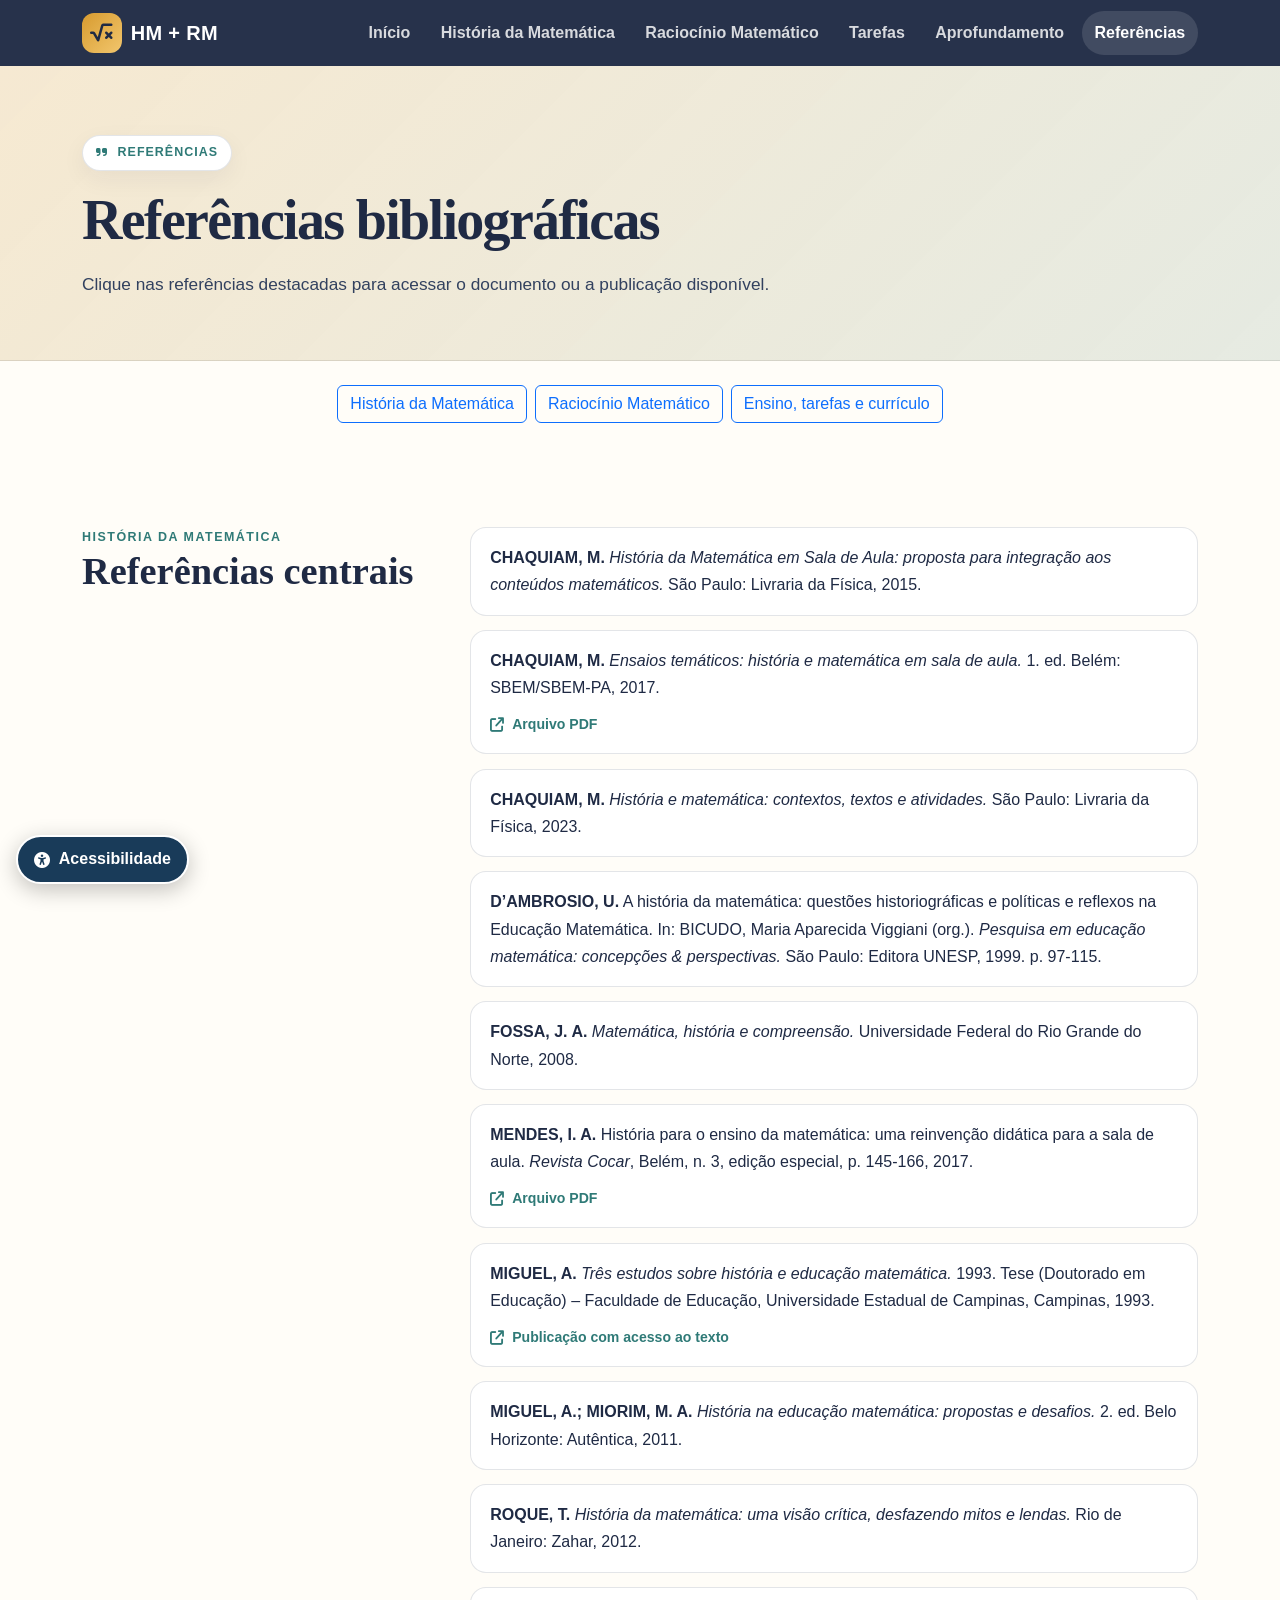
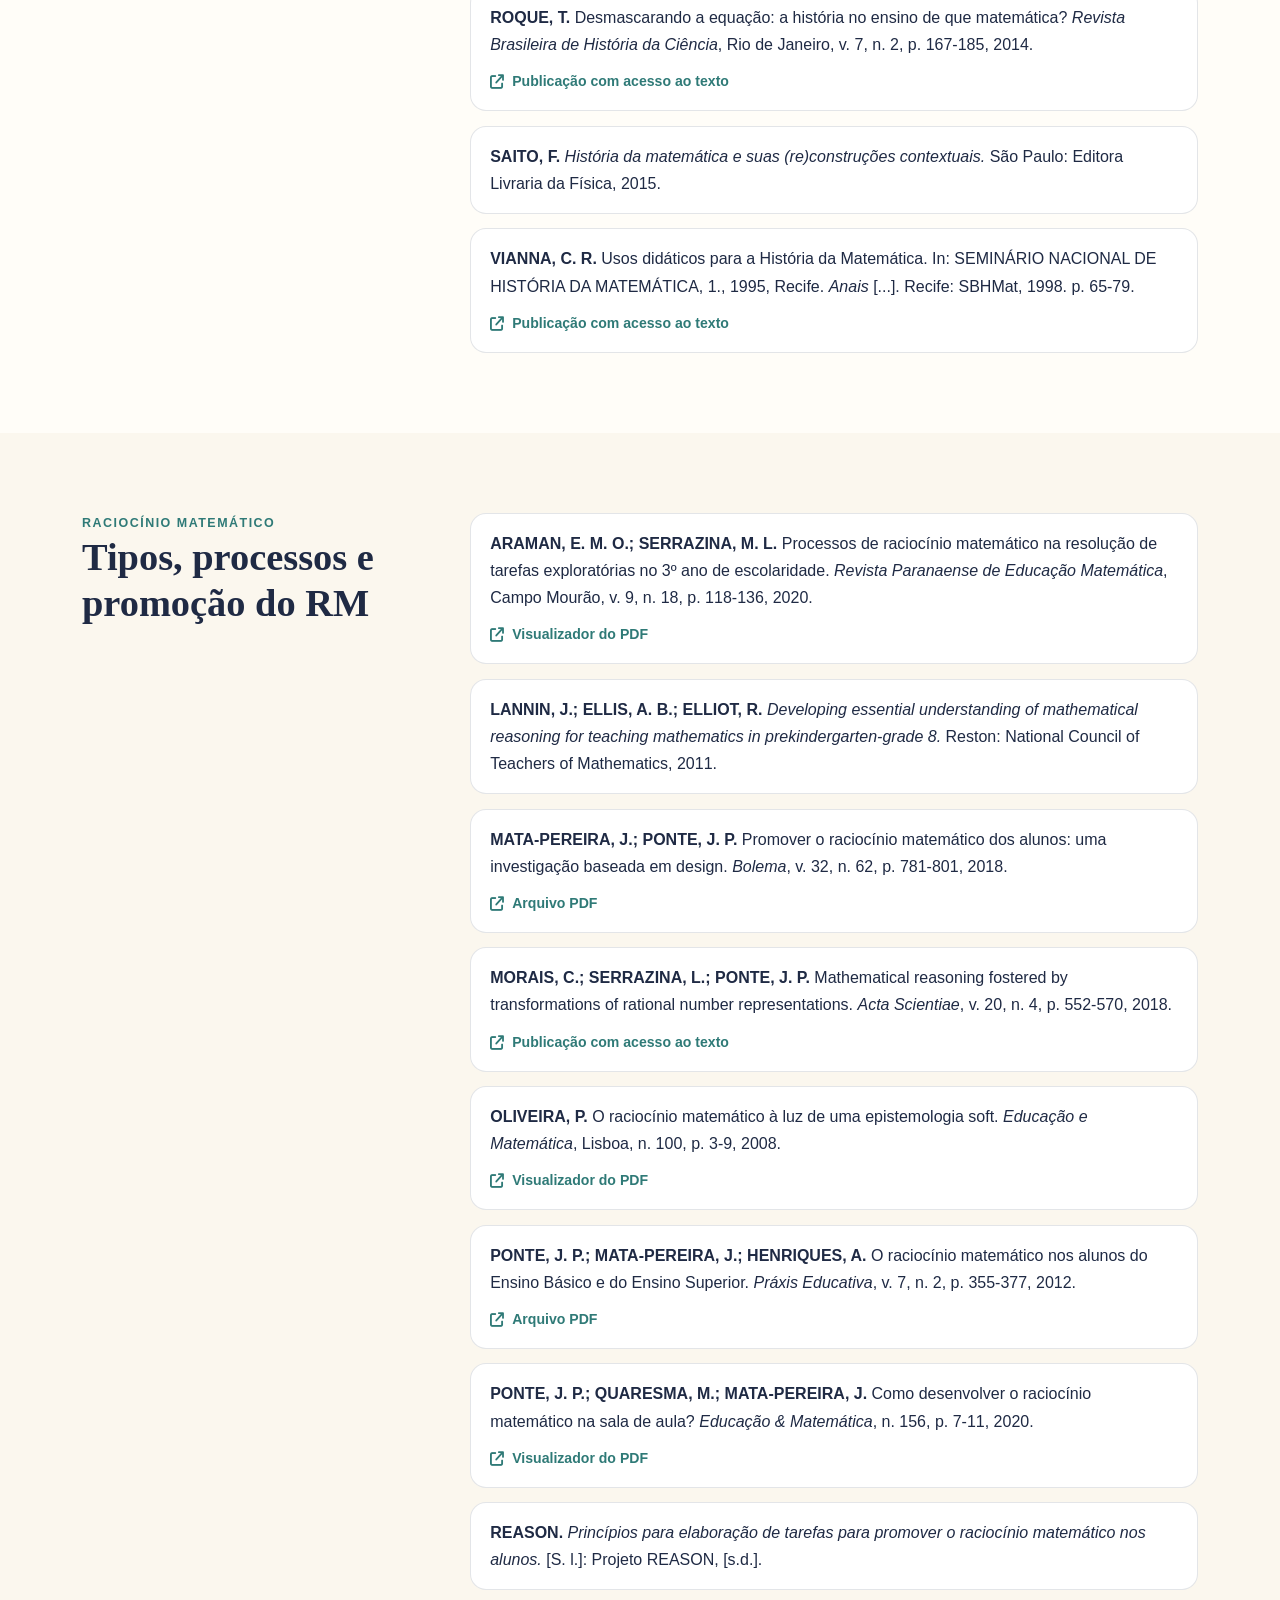
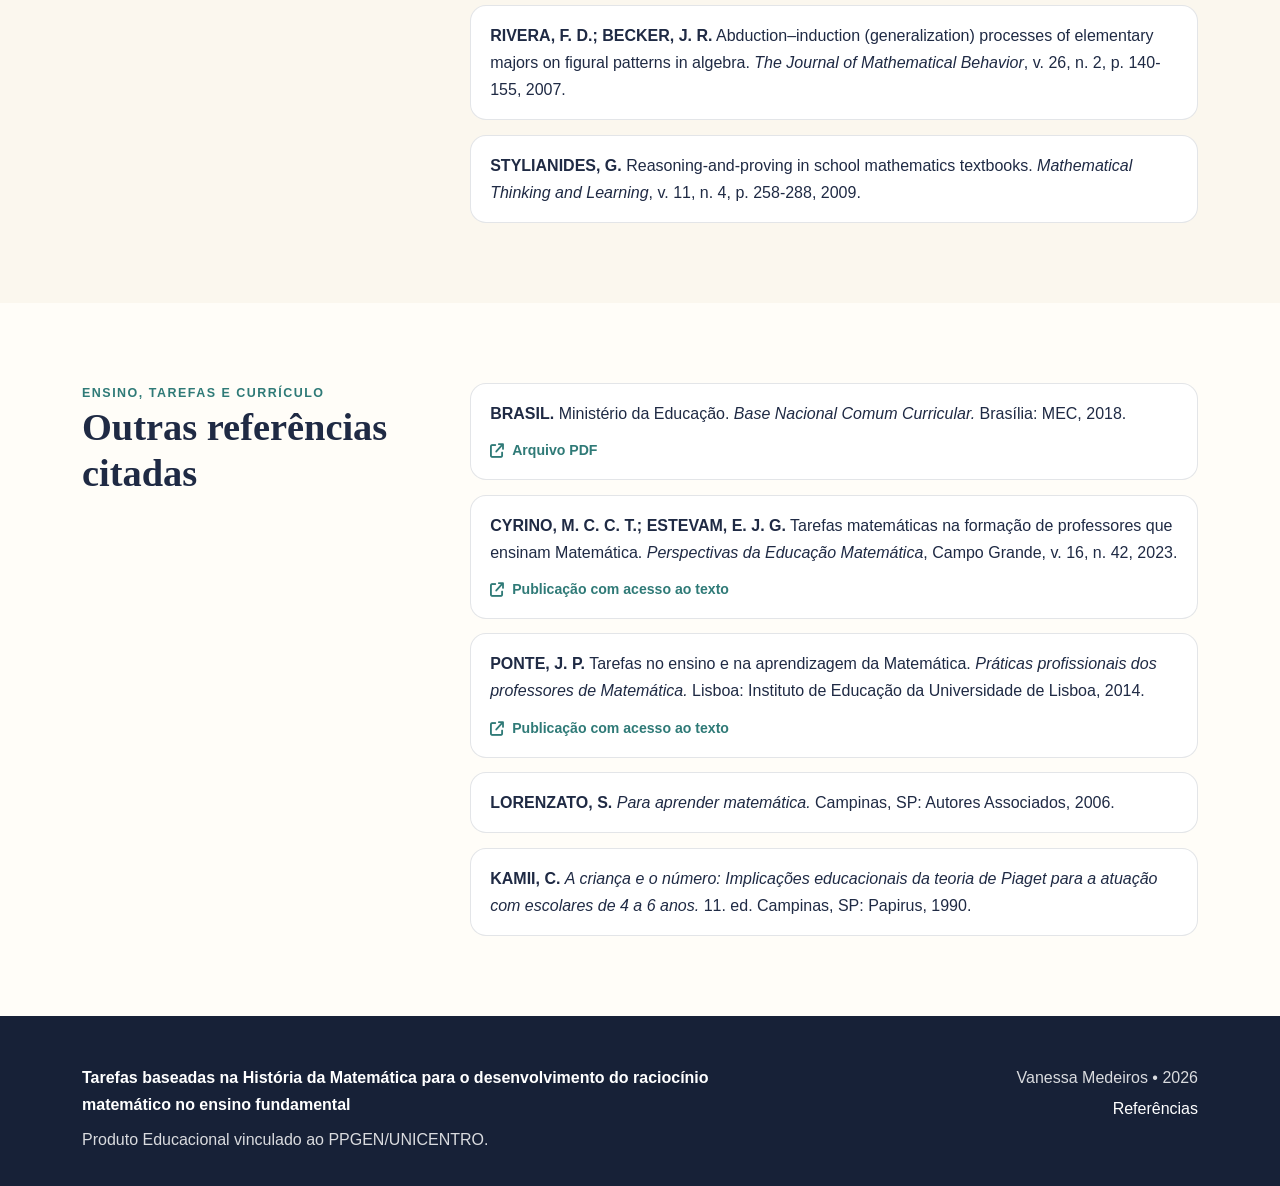
<file: referencias.html>
<!DOCTYPE html>

<html lang="pt-BR">
<head>
<meta charset="utf-8"/>
<meta content="width=device-width, initial-scale=1.0" name="viewport"/>
<meta content="Referências" name="description"/>
<title>Referências | HM + RM</title>
<link href="https://cdn.jsdelivr.net/npm/bootstrap@5.3.3/dist/css/bootstrap.min.css" rel="stylesheet"/>
<link href="https://cdnjs.cloudflare.com/ajax/libs/font-awesome/6.5.2/css/all.min.css" rel="stylesheet"/>
<link href="style.css?v=20261015b" rel="stylesheet"/>
</head>
<body>
<div id="a11y-widget" class="a11y-widget">
  <button id="a11y-open" class="a11y-toggle" type="button" aria-label="Abrir ferramentas de acessibilidade" aria-expanded="false" aria-controls="a11y-panel">
    <i class="fa-solid fa-universal-access" aria-hidden="true"></i> Acessibilidade
  </button>
</div>

<nav class="navbar navbar-expand-lg navbar-dark site-nav sticky-top">
<div class="container">
<a class="navbar-brand d-flex align-items-center" href="index.html"><span class="brand-mark"><i class="fa-solid fa-square-root-variable"></i></span>HM + RM</a>
<button aria-label="Abrir menu" class="navbar-toggler" data-bs-target="#menu" data-bs-toggle="collapse" type="button"><span class="navbar-toggler-icon"></span></button>
<div class="collapse navbar-collapse" id="menu">
<ul class="navbar-nav ms-auto align-items-lg-center">
<li class="nav-item"><a class="nav-link" href="index.html">Início</a></li>
<li class="nav-item"><a class="nav-link" href="historia.html">História da Matemática</a></li>
<li class="nav-item"><a class="nav-link" href="raciocinio.html">Raciocínio Matemático</a></li>
<li class="nav-item"><a class="nav-link" href="tarefas.html">Tarefas</a></li>
<li class="nav-item"><a class="nav-link" href="saiba-mais.html">Aprofundamento</a></li>
<li class="nav-item"><a class="nav-link" href="referencias.html">Referências</a></li>
</ul>
</div>
</div>
</nav>
<header class="page-hero"><div class="container reveal"><span class="eyebrow"><i class="fa-solid fa-quote-right"></i> Referências</span><h1 class="display-4 mt-3">Referências bibliográficas</h1><p class="mt-3 mb-0">Clique nas referências destacadas para acessar o documento ou a publicação disponível.</p></div></header>
<main><section class="section py-4"><div class="container"><div class="reference-jump d-flex flex-wrap gap-2 justify-content-center"><a class="btn btn-outline-primary" href="#hm">História da Matemática</a><a class="btn btn-outline-primary" href="#rm">Raciocínio Matemático</a><a class="btn btn-outline-primary" href="#ensino">Ensino, tarefas e currículo</a></div></div></section>
<section class="section" id="hm"><div class="container"><div class="row g-5"><div class="col-lg-4 reveal"><div class="kicker">História da Matemática</div><h2 class="section-title">Referências centrais</h2></div><div class="col-lg-8 reveal"><div class="reference-list">
<div class="reference-item"><strong>CHAQUIAM, M.</strong> <em>História da Matemática em Sala de Aula: proposta para integração aos conteúdos matemáticos.</em> São Paulo: Livraria da Física, 2015.</div>
<div class="reference-item reference-clickable" id="chaquiam-2017"><a class="reference-full-link" href="https://www.sbembrasil.org.br/files/historia_matematica.pdf" target="_blank" rel="noopener noreferrer" aria-label="Abrir PDF da referência 2 em nova aba"><strong>CHAQUIAM, M.</strong> <em>Ensaios temáticos: história e matemática em sala de aula.</em> 1. ed. Belém: SBEM/SBEM-PA, 2017.<span class="reference-link-meta"><i class="fa-solid fa-arrow-up-right-from-square" aria-hidden="true"></i> Arquivo PDF</span></a></div>
<div class="reference-item"><strong>CHAQUIAM, M.</strong> <em>História e matemática: contextos, textos e atividades.</em> São Paulo: Livraria da Física, 2023.</div>
<div class="reference-item"><strong>D’AMBROSIO, U.</strong> A história da matemática: questões historiográficas e políticas e reflexos na Educação Matemática. In: BICUDO, Maria Aparecida Viggiani (org.). <em>Pesquisa em educação matemática: concepções &amp; perspectivas.</em> São Paulo: Editora UNESP, 1999. p. 97-115.</div>
<div class="reference-item"><strong>FOSSA, J. A.</strong> <em>Matemática, história e compreensão.</em> Universidade Federal do Rio Grande do Norte, 2008.</div>
<div class="reference-item reference-clickable" id="mendes-2017"><a class="reference-full-link" href="https://periodicos.uepa.br/index.php/cocar/article/download/1167/718/2941" target="_blank" rel="noopener noreferrer" aria-label="Abrir PDF da referência 6 em nova aba"><strong>MENDES, I. A.</strong> História para o ensino da matemática: uma reinvenção didática para a sala de aula. <em>Revista Cocar</em>, Belém, n. 3, edição especial, p. 145-166, 2017.<span class="reference-link-meta"><i class="fa-solid fa-arrow-up-right-from-square" aria-hidden="true"></i> Arquivo PDF</span></a></div>
<div class="reference-item reference-clickable"><a class="reference-full-link" href="https://repositorio.unicamp.br/jspui/handle/REPOSIP/253114" target="_blank" rel="noopener noreferrer" aria-label="Acessar publicação da referência 7 em nova aba"><strong>MIGUEL, A.</strong> <em>Três estudos sobre história e educação matemática.</em> 1993. Tese (Doutorado em Educação) – Faculdade de Educação, Universidade Estadual de Campinas, Campinas, 1993.<span class="reference-link-meta"><i class="fa-solid fa-arrow-up-right-from-square" aria-hidden="true"></i> Publicação com acesso ao texto</span></a></div>
<div class="reference-item"><strong>MIGUEL, A.; MIORIM, M. A.</strong> <em>História na educação matemática: propostas e desafios.</em> 2. ed. Belo Horizonte: Autêntica, 2011.</div>
<div class="reference-item"><strong>ROQUE, T.</strong> <em>História da matemática: uma visão crítica, desfazendo mitos e lendas.</em> Rio de Janeiro: Zahar, 2012.</div>
<div class="reference-item reference-clickable" id="roque-2014"><a class="reference-full-link" href="https://rbhciencia.emnuvens.com.br/revista/article/view/220" target="_blank" rel="noopener noreferrer" aria-label="Acessar publicação da referência 10 em nova aba"><strong>ROQUE, T.</strong> Desmascarando a equação: a história no ensino de que matemática? <em>Revista Brasileira de História da Ciência</em>, Rio de Janeiro, v. 7, n. 2, p. 167-185, 2014.<span class="reference-link-meta"><i class="fa-solid fa-arrow-up-right-from-square" aria-hidden="true"></i> Publicação com acesso ao texto</span></a></div>
<div class="reference-item"><strong>SAITO, F.</strong> <em>História da matemática e suas (re)construções contextuais.</em> São Paulo: Editora Livraria da Física, 2015.</div>
<div class="reference-item reference-clickable"><a class="reference-full-link" href="https://www.researchgate.net/publication/267701917_Usos_Didaticos_Para_a_Historia_da_Matematica" target="_blank" rel="noopener noreferrer" aria-label="Acessar publicação da referência 12 em nova aba"><strong>VIANNA, C. R.</strong> Usos didáticos para a História da Matemática. In: SEMINÁRIO NACIONAL DE HISTÓRIA DA MATEMÁTICA, 1., 1995, Recife. <em>Anais</em> [...]. Recife: SBHMat, 1998. p. 65-79.<span class="reference-link-meta"><i class="fa-solid fa-arrow-up-right-from-square" aria-hidden="true"></i> Publicação com acesso ao texto</span></a></div>
</div></div></div></div></section>
<section class="section section-soft" id="rm"><div class="container"><div class="row g-5"><div class="col-lg-4 reveal"><div class="kicker">Raciocínio Matemático</div><h2 class="section-title">Tipos, processos e promoção do RM</h2></div><div class="col-lg-8 reveal"><div class="reference-list">
<div class="reference-item reference-clickable" id="araman-serrazina-2020"><a class="reference-full-link" href="https://periodicos.unespar.edu.br/rpem/article/view/6189/4212" target="_blank" rel="noopener noreferrer" aria-label="Visualizar PDF da referência 13 em nova aba"><strong>ARAMAN, E. M. O.; SERRAZINA, M. L.</strong> Processos de raciocínio matemático na resolução de tarefas exploratórias no 3º ano de escolaridade. <em>Revista Paranaense de Educação Matemática</em>, Campo Mourão, v. 9, n. 18, p. 118-136, 2020.<span class="reference-link-meta"><i class="fa-solid fa-arrow-up-right-from-square" aria-hidden="true"></i> Visualizador do PDF</span></a></div>
<div class="reference-item"><strong>LANNIN, J.; ELLIS, A. B.; ELLIOT, R.</strong> <em>Developing essential understanding of mathematical reasoning for teaching mathematics in prekindergarten-grade 8.</em> Reston: National Council of Teachers of Mathematics, 2011.</div>
<div class="reference-item reference-clickable" id="mata-pereira-2018"><a class="reference-full-link" href="https://repositorio.ulisboa.pt/bitstreams/05f61284-79f1-43f4-bb46-ce996e20495a/download" target="_blank" rel="noopener noreferrer" aria-label="Abrir PDF da referência 15 em nova aba"><strong>MATA-PEREIRA, J.; PONTE, J. P.</strong> Promover o raciocínio matemático dos alunos: uma investigação baseada em design. <em>Bolema</em>, v. 32, n. 62, p. 781-801, 2018.<span class="reference-link-meta"><i class="fa-solid fa-arrow-up-right-from-square" aria-hidden="true"></i> Arquivo PDF</span></a></div>
<div class="reference-item reference-clickable" id="morais-2018"><a class="reference-full-link" href="https://funes.uniandes.edu.co/funes-documentos/mathematical-reasoning-fostered-by-fostering-transformations-of-rational-number-representations/" target="_blank" rel="noopener noreferrer" aria-label="Acessar publicação da referência 16 em nova aba"><strong>MORAIS, C.; SERRAZINA, L.; PONTE, J. P.</strong> Mathematical reasoning fostered by transformations of rational number representations. <em>Acta Scientiae</em>, v. 20, n. 4, p. 552-570, 2018.<span class="reference-link-meta"><i class="fa-solid fa-arrow-up-right-from-square" aria-hidden="true"></i> Publicação com acesso ao texto</span></a></div>
<div class="reference-item reference-clickable"><a class="reference-full-link" href="https://em.apm.pt/index.php/em/article/view/1715/1755" target="_blank" rel="noopener noreferrer" aria-label="Visualizar PDF da referência 17 em nova aba"><strong>OLIVEIRA, P.</strong> O raciocínio matemático à luz de uma epistemologia soft. <em>Educação e Matemática</em>, Lisboa, n. 100, p. 3-9, 2008.<span class="reference-link-meta"><i class="fa-solid fa-arrow-up-right-from-square" aria-hidden="true"></i> Visualizador do PDF</span></a></div>
<div class="reference-item reference-clickable" id="ponte-2012"><a class="reference-full-link" href="https://repositorio.ulisboa.pt/bitstreams/14e14574-4644-4355-9788-2c9649410574/download" target="_blank" rel="noopener noreferrer" aria-label="Abrir PDF da referência 18 em nova aba"><strong>PONTE, J. P.; MATA-PEREIRA, J.; HENRIQUES, A.</strong> O raciocínio matemático nos alunos do Ensino Básico e do Ensino Superior. <em>Práxis Educativa</em>, v. 7, n. 2, p. 355-377, 2012.<span class="reference-link-meta"><i class="fa-solid fa-arrow-up-right-from-square" aria-hidden="true"></i> Arquivo PDF</span></a></div>
<div class="reference-item reference-clickable" id="ponte-2020"><a class="reference-full-link" href="https://em.apm.pt/index.php/em/article/view/2622/2666" target="_blank" rel="noopener noreferrer" aria-label="Visualizar PDF da referência 19 em nova aba"><strong>PONTE, J. P.; QUARESMA, M.; MATA-PEREIRA, J.</strong> Como desenvolver o raciocínio matemático na sala de aula? <em>Educação &amp; Matemática</em>, n. 156, p. 7-11, 2020.<span class="reference-link-meta"><i class="fa-solid fa-arrow-up-right-from-square" aria-hidden="true"></i> Visualizador do PDF</span></a></div>
<div class="reference-item" id="reason"><strong>REASON.</strong> <em>Princípios para elaboração de tarefas para promover o raciocínio matemático nos alunos.</em> [S. l.]: Projeto REASON, [s.d.].</div>
<div class="reference-item"><strong>RIVERA, F. D.; BECKER, J. R.</strong> Abduction–induction (generalization) processes of elementary majors on figural patterns in algebra. <em>The Journal of Mathematical Behavior</em>, v. 26, n. 2, p. 140-155, 2007.</div>
<div class="reference-item"><strong>STYLIANIDES, G.</strong> Reasoning-and-proving in school mathematics textbooks. <em>Mathematical Thinking and Learning</em>, v. 11, n. 4, p. 258-288, 2009.</div>
</div></div></div></div></section>
<section class="section" id="ensino"><div class="container"><div class="row g-5"><div class="col-lg-4 reveal"><div class="kicker">Ensino, tarefas e currículo</div><h2 class="section-title">Outras referências citadas</h2></div><div class="col-lg-8 reveal"><div class="reference-list">
<div class="reference-item reference-clickable" id="bncc"><a class="reference-full-link" href="https://basenacionalcomum.mec.gov.br/images/BNCC_EI_EF_110518_versaofinal_site.pdf" target="_blank" rel="noopener noreferrer" aria-label="Abrir PDF da referência 23 em nova aba"><strong>BRASIL.</strong> Ministério da Educação. <em>Base Nacional Comum Curricular.</em> Brasília: MEC, 2018.<span class="reference-link-meta"><i class="fa-solid fa-arrow-up-right-from-square" aria-hidden="true"></i> Arquivo PDF</span></a></div>
<div class="reference-item reference-clickable" id="cyrino-estevam-2023"><a class="reference-full-link" href="https://periodicos.ufms.br/index.php/pedmat/article/view/18262" target="_blank" rel="noopener noreferrer" aria-label="Acessar publicação da referência 24 em nova aba"><strong>CYRINO, M. C. C. T.; ESTEVAM, E. J. G.</strong> Tarefas matemáticas na formação de professores que ensinam Matemática. <em>Perspectivas da Educação Matemática</em>, Campo Grande, v. 16, n. 42, 2023.<span class="reference-link-meta"><i class="fa-solid fa-arrow-up-right-from-square" aria-hidden="true"></i> Publicação com acesso ao texto</span></a></div>
<div class="reference-item reference-clickable"><a class="reference-full-link" href="https://repositorio.ulisboa.pt/handle/10451/15310" target="_blank" rel="noopener noreferrer" aria-label="Acessar publicação da referência 25 em nova aba"><strong>PONTE, J. P.</strong> Tarefas no ensino e na aprendizagem da Matemática. <em>Práticas profissionais dos professores de Matemática.</em> Lisboa: Instituto de Educação da Universidade de Lisboa, 2014.<span class="reference-link-meta"><i class="fa-solid fa-arrow-up-right-from-square" aria-hidden="true"></i> Publicação com acesso ao texto</span></a></div>
<div class="reference-item"><strong>LORENZATO, S.</strong> <em>Para aprender matemática.</em> Campinas, SP: Autores Associados, 2006.</div>
<div class="reference-item"><strong>KAMII, C.</strong> <em>A criança e o número: Implicações educacionais da teoria de Piaget para a atuação com escolares de 4 a 6 anos.</em> 11. ed. Campinas, SP: Papirus, 1990.</div>
</div></div></div></div></section>
</main>
<footer class="site-footer">
<div class="container">
<div class="row g-4">
<div class="col-lg-7"><div class="footer-title">Tarefas baseadas na História da Matemática para o desenvolvimento do raciocínio matemático no ensino fundamental</div><p class="mt-2 mb-0">Produto Educacional vinculado ao PPGEN/UNICENTRO.</p></div>
<div class="col-lg-5 text-lg-end"><p class="mb-1">Vanessa Medeiros • <span id="ano"></span></p><a href="referencias.html">Referências</a></div>
</div>
</div>
</footer>
<script src="https://cdn.jsdelivr.net/npm/bootstrap@5.3.3/dist/js/bootstrap.bundle.min.js"></script>
<script src="script.js?v=20261015b"></script>
</body>
</html>
</file>
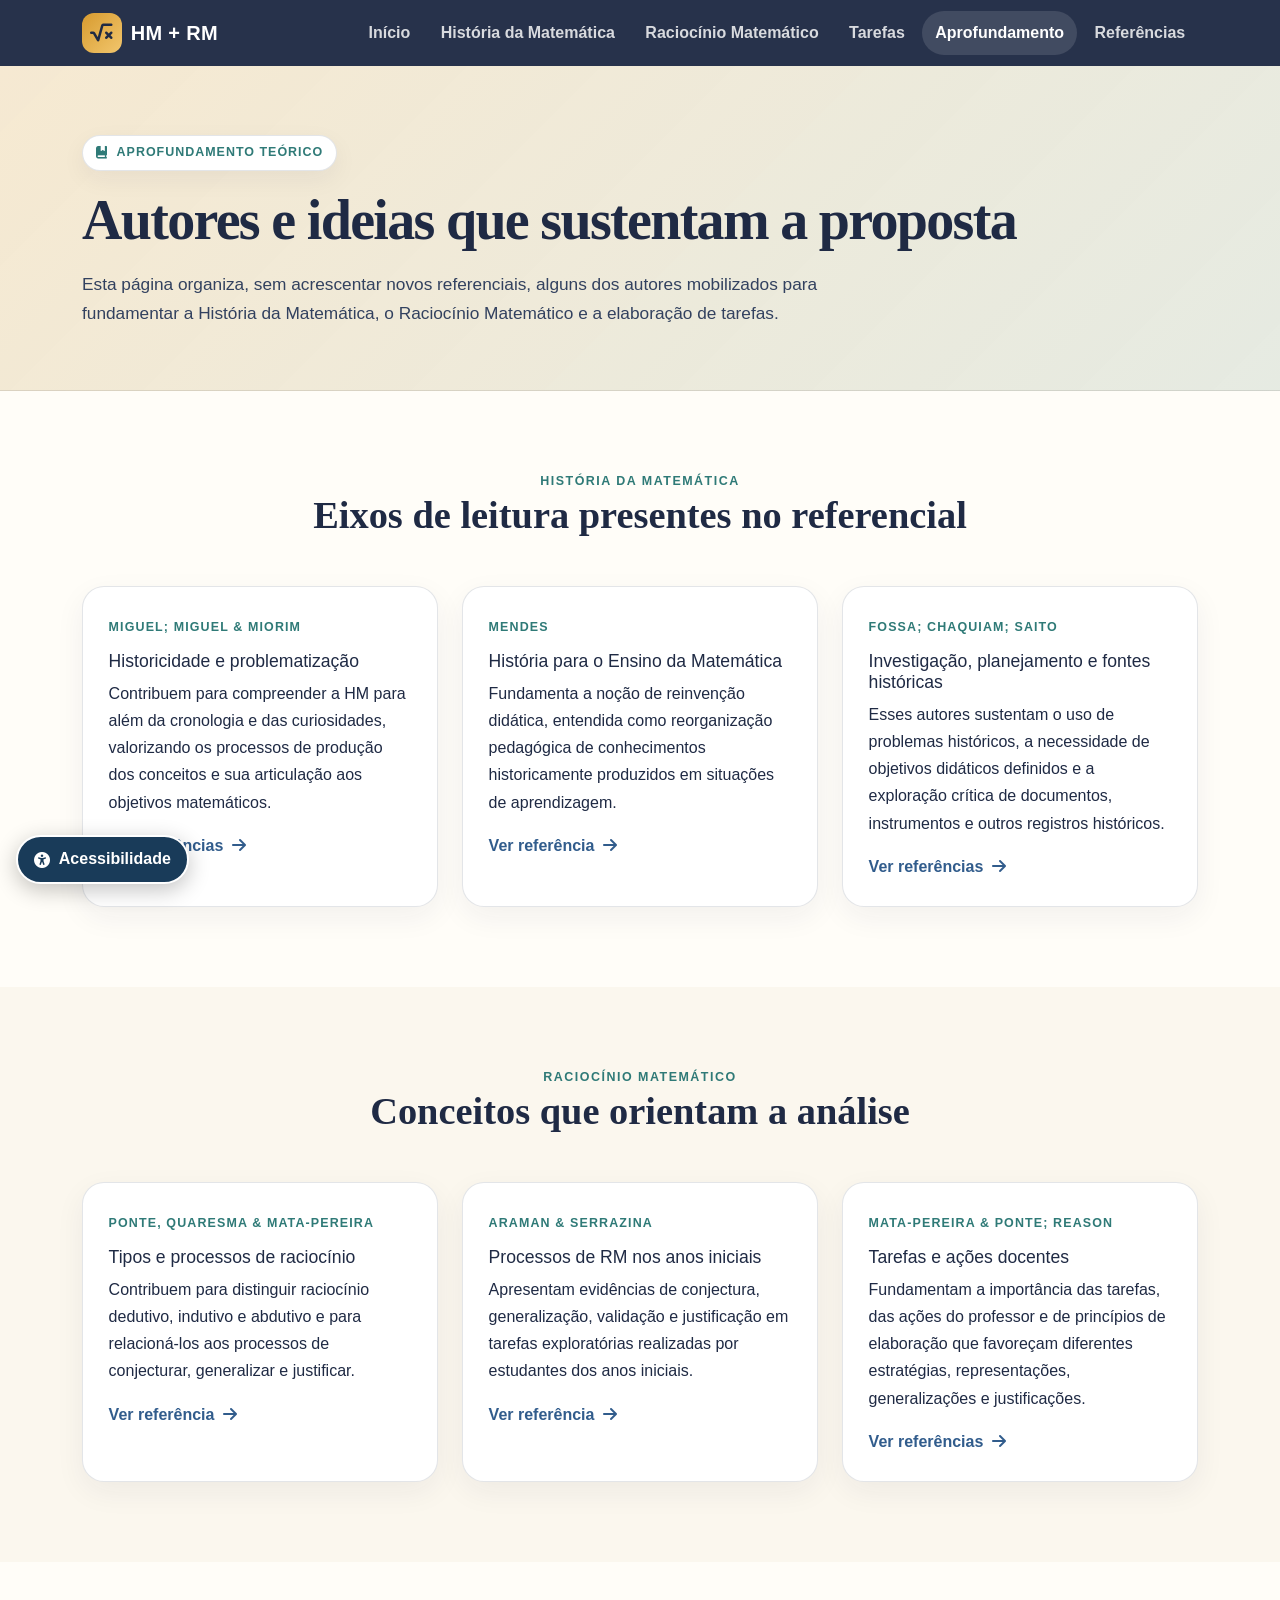
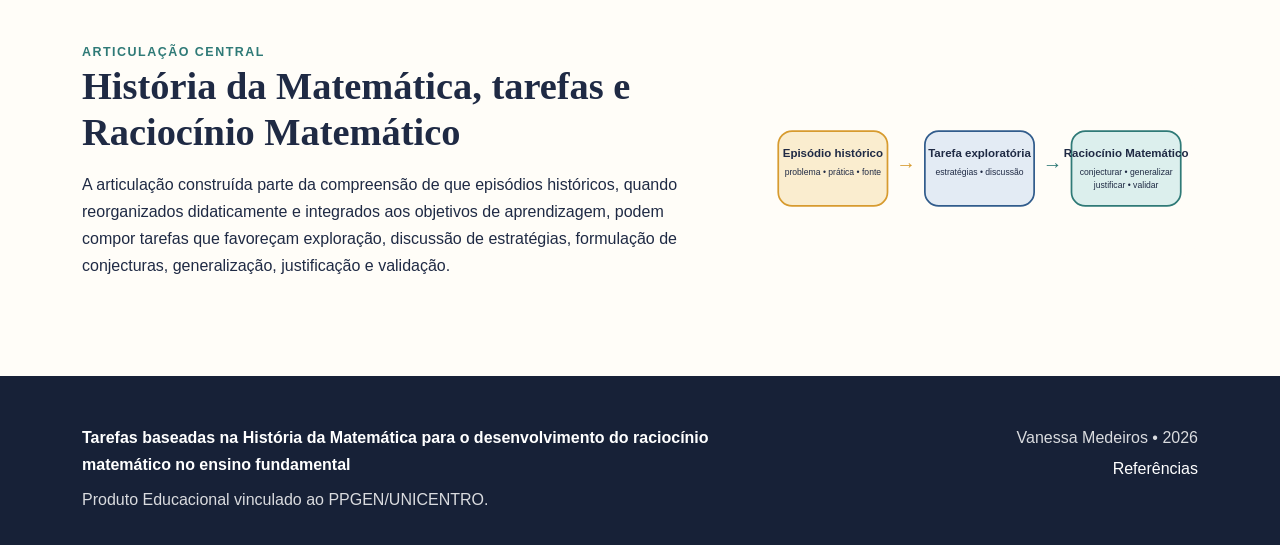
<file: saiba-mais.html>
<!DOCTYPE html>

<html lang="pt-BR">
<head>
<meta charset="utf-8"/>
<meta content="width=device-width, initial-scale=1.0" name="viewport"/>
<meta content="Aprofundamento teórico." name="description"/>
<title>Aprofundamento | HM + RM</title>
<link href="https://cdn.jsdelivr.net/npm/bootstrap@5.3.3/dist/css/bootstrap.min.css" rel="stylesheet"/>
<link href="https://cdnjs.cloudflare.com/ajax/libs/font-awesome/6.5.2/css/all.min.css" rel="stylesheet"/>
<link href="style.css?v=20261015b" rel="stylesheet"/>
</head>
<body>
<div id="a11y-widget" class="a11y-widget">
  <button id="a11y-open" class="a11y-toggle" type="button" aria-label="Abrir ferramentas de acessibilidade" aria-expanded="false" aria-controls="a11y-panel">
    <i class="fa-solid fa-universal-access" aria-hidden="true"></i> Acessibilidade
  </button>
</div>

<nav class="navbar navbar-expand-lg navbar-dark site-nav sticky-top">
<div class="container">
<a class="navbar-brand d-flex align-items-center" href="index.html"><span class="brand-mark"><i class="fa-solid fa-square-root-variable"></i></span>HM + RM</a>
<button aria-label="Abrir menu" class="navbar-toggler" data-bs-target="#menu" data-bs-toggle="collapse" type="button"><span class="navbar-toggler-icon"></span></button>
<div class="collapse navbar-collapse" id="menu">
<ul class="navbar-nav ms-auto align-items-lg-center">
<li class="nav-item"><a class="nav-link" href="index.html">Início</a></li>
<li class="nav-item"><a class="nav-link" href="historia.html">História da Matemática</a></li>
<li class="nav-item"><a class="nav-link" href="raciocinio.html">Raciocínio Matemático</a></li>
<li class="nav-item"><a class="nav-link" href="tarefas.html">Tarefas</a></li>
<li class="nav-item"><a class="nav-link" href="saiba-mais.html">Aprofundamento</a></li>
<li class="nav-item"><a class="nav-link" href="referencias.html">Referências</a></li>
</ul>
</div>
</div>
</nav>
<header class="page-hero"><div class="container reveal"><span class="eyebrow"><i class="fa-solid fa-book-bookmark"></i> Aprofundamento teórico</span><h1 class="display-4 mt-3">Autores e ideias que sustentam a proposta</h1><p class="mt-3 mb-0">Esta página organiza, sem acrescentar novos referenciais, alguns dos autores mobilizados para fundamentar a História da Matemática, o Raciocínio Matemático e a elaboração de tarefas.</p></div></header>
<main>
<section class="section"><div class="container"><div class="text-center mb-5 reveal"><div class="kicker">História da Matemática</div><h2 class="section-title">Eixos de leitura presentes no referencial</h2></div><div class="row g-4">
<div class="col-md-6 col-lg-4 reveal"><div class="resource-card"><span class="resource-type">Miguel; Miguel &amp; Miorim</span><h3>Historicidade e problematização</h3><p>Contribuem para compreender a HM para além da cronologia e das curiosidades, valorizando os processos de produção dos conceitos e sua articulação aos objetivos matemáticos.</p><a class="fw-bold" href="referencias.html#hm" title="Abrir a seção correspondente nas Referências">Ver referências <i class="fa-solid fa-arrow-right ms-1"></i></a></div></div>
<div class="col-md-6 col-lg-4 reveal"><div class="resource-card"><span class="resource-type">Mendes</span><h3>História para o Ensino da Matemática</h3><p>Fundamenta a noção de reinvenção didática, entendida como reorganização pedagógica de conhecimentos historicamente produzidos em situações de aprendizagem.</p><a class="fw-bold" href="referencias.html#mendes-2017" title="Abrir a seção correspondente nas Referências">Ver referência <i class="fa-solid fa-arrow-right ms-1"></i></a></div></div>
<div class="col-md-6 col-lg-4 reveal"><div class="resource-card"><span class="resource-type">Fossa; Chaquiam; Saito</span><h3>Investigação, planejamento e fontes históricas</h3><p>Esses autores sustentam o uso de problemas históricos, a necessidade de objetivos didáticos definidos e a exploração crítica de documentos, instrumentos e outros registros históricos.</p><a class="fw-bold" href="referencias.html#chaquiam-2017" title="Abrir a seção correspondente nas Referências">Ver referências <i class="fa-solid fa-arrow-right ms-1"></i></a></div></div>
</div></div></section>
<section class="section section-soft"><div class="container"><div class="text-center mb-5 reveal"><div class="kicker">Raciocínio Matemático</div><h2 class="section-title">Conceitos que orientam a análise</h2></div><div class="row g-4">
<div class="col-md-6 col-lg-4 reveal"><div class="resource-card"><span class="resource-type">Ponte, Quaresma &amp; Mata-Pereira</span><h3>Tipos e processos de raciocínio</h3><p>Contribuem para distinguir raciocínio dedutivo, indutivo e abdutivo e para relacioná-los aos processos de conjecturar, generalizar e justificar.</p><a class="fw-bold" href="referencias.html#ponte-2020" title="Abrir a seção correspondente nas Referências">Ver referência <i class="fa-solid fa-arrow-right ms-1"></i></a></div></div>
<div class="col-md-6 col-lg-4 reveal"><div class="resource-card"><span class="resource-type">Araman &amp; Serrazina</span><h3>Processos de RM nos anos iniciais</h3><p>Apresentam evidências de conjectura, generalização, validação e justificação em tarefas exploratórias realizadas por estudantes dos anos iniciais.</p><a class="fw-bold" href="referencias.html#araman-serrazina-2020" title="Abrir a seção correspondente nas Referências">Ver referência <i class="fa-solid fa-arrow-right ms-1"></i></a></div></div>
<div class="col-md-6 col-lg-4 reveal"><div class="resource-card"><span class="resource-type">Mata-Pereira &amp; Ponte; REASON</span><h3>Tarefas e ações docentes</h3><p>Fundamentam a importância das tarefas, das ações do professor e de princípios de elaboração que favoreçam diferentes estratégias, representações, generalizações e justificações.</p><a class="fw-bold" href="referencias.html#mata-pereira-2018" title="Abrir a seção correspondente nas Referências">Ver referências <i class="fa-solid fa-arrow-right ms-1"></i></a></div></div>
</div></div></section>
<section class="section"><div class="container"><div class="row g-5 align-items-center"><div class="col-lg-7 reveal"><div class="kicker">Articulação central</div><h2 class="section-title">História da Matemática, tarefas e Raciocínio Matemático</h2><p>A articulação construída parte da compreensão de que episódios históricos, quando reorganizados didaticamente e integrados aos objetivos de aprendizagem, podem compor tarefas que favoreçam exploração, discussão de estratégias, formulação de conjecturas, generalização, justificação e validação.</p></div><div class="col-lg-5 reveal"><img alt="Articulação entre História da Matemática, tarefa e Raciocínio Matemático" src="hm-rm-conexao.svg"/></div></div></div></section>
</main>
<footer class="site-footer">
<div class="container">
<div class="row g-4">
<div class="col-lg-7"><div class="footer-title">Tarefas baseadas na História da Matemática para o desenvolvimento do raciocínio matemático no ensino fundamental</div><p class="mt-2 mb-0">Produto Educacional vinculado ao PPGEN/UNICENTRO.</p></div>
<div class="col-lg-5 text-lg-end"><p class="mb-1">Vanessa Medeiros • <span id="ano"></span></p><a href="referencias.html">Referências</a></div>
</div>
</div>
</footer>
<script src="https://cdn.jsdelivr.net/npm/bootstrap@5.3.3/dist/js/bootstrap.bundle.min.js"></script>
<script src="script.js?v=20261015b"></script>
</body>
</html>
</file>
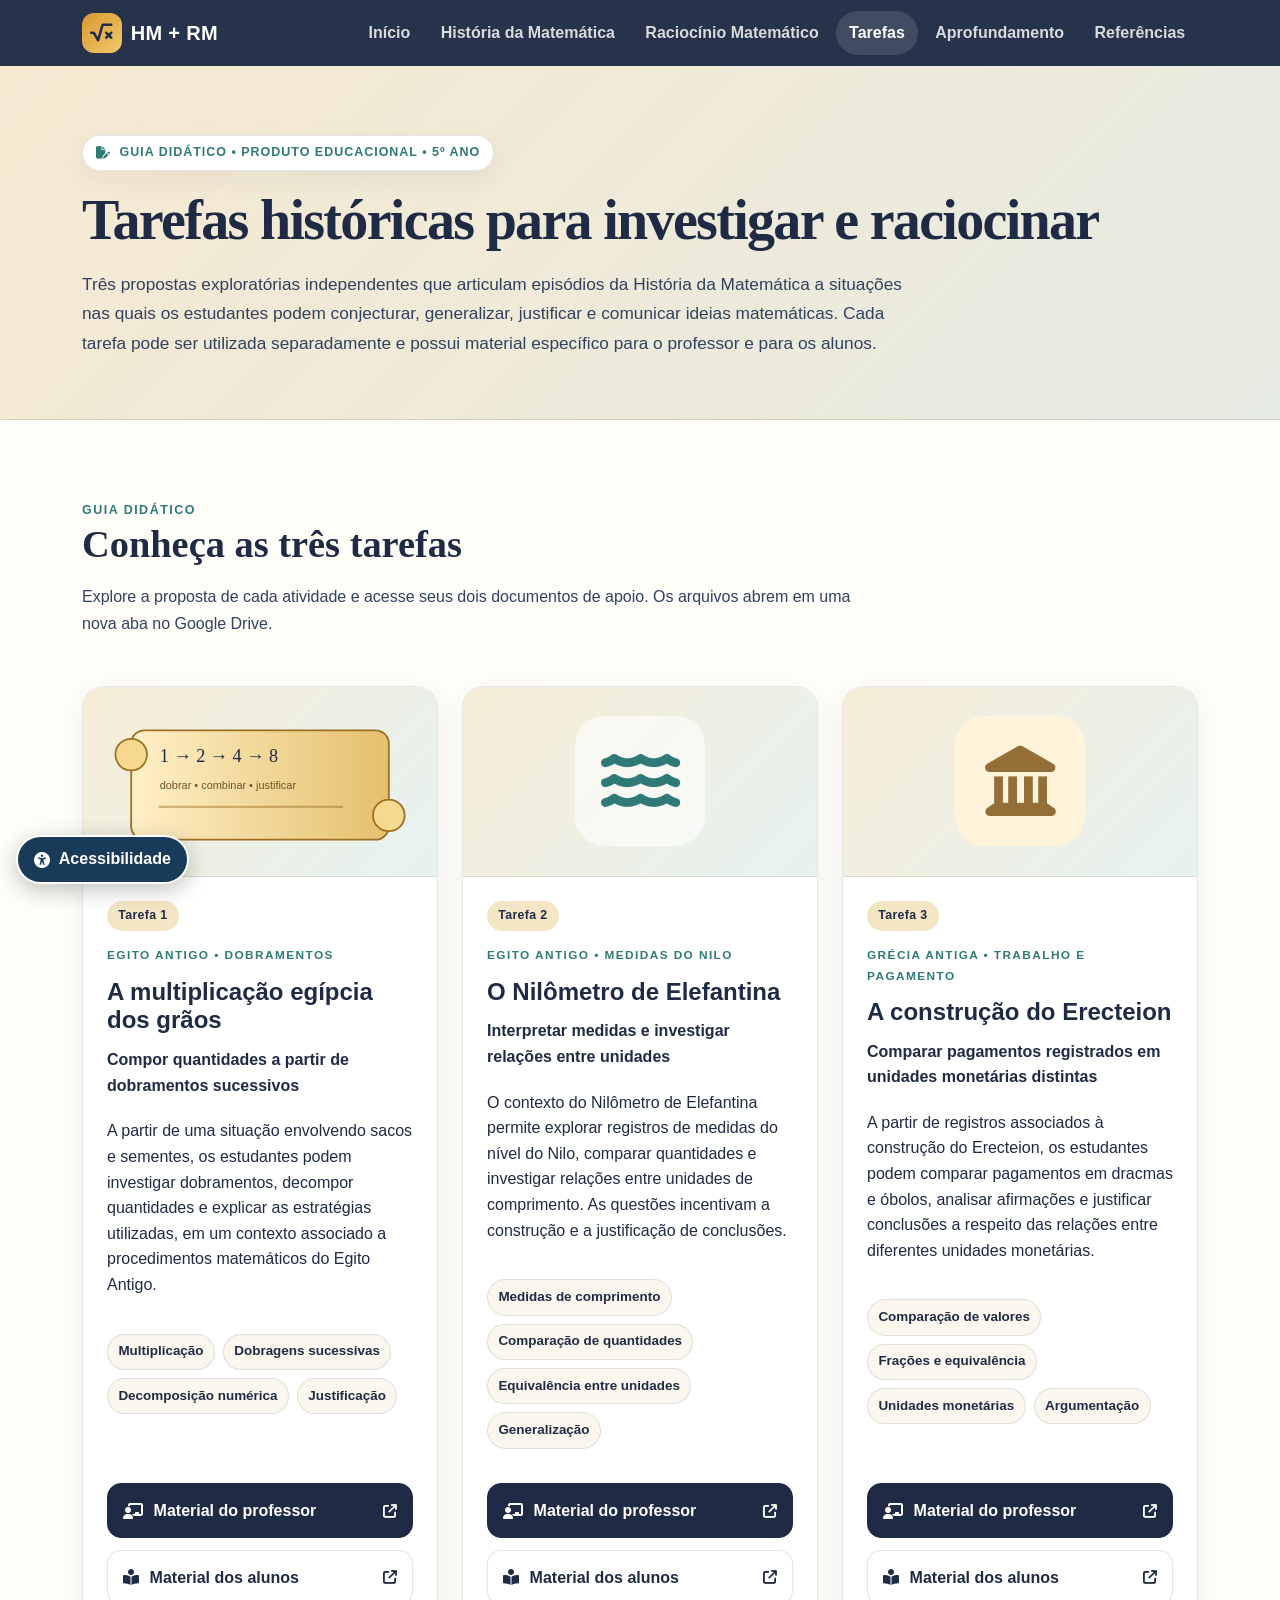
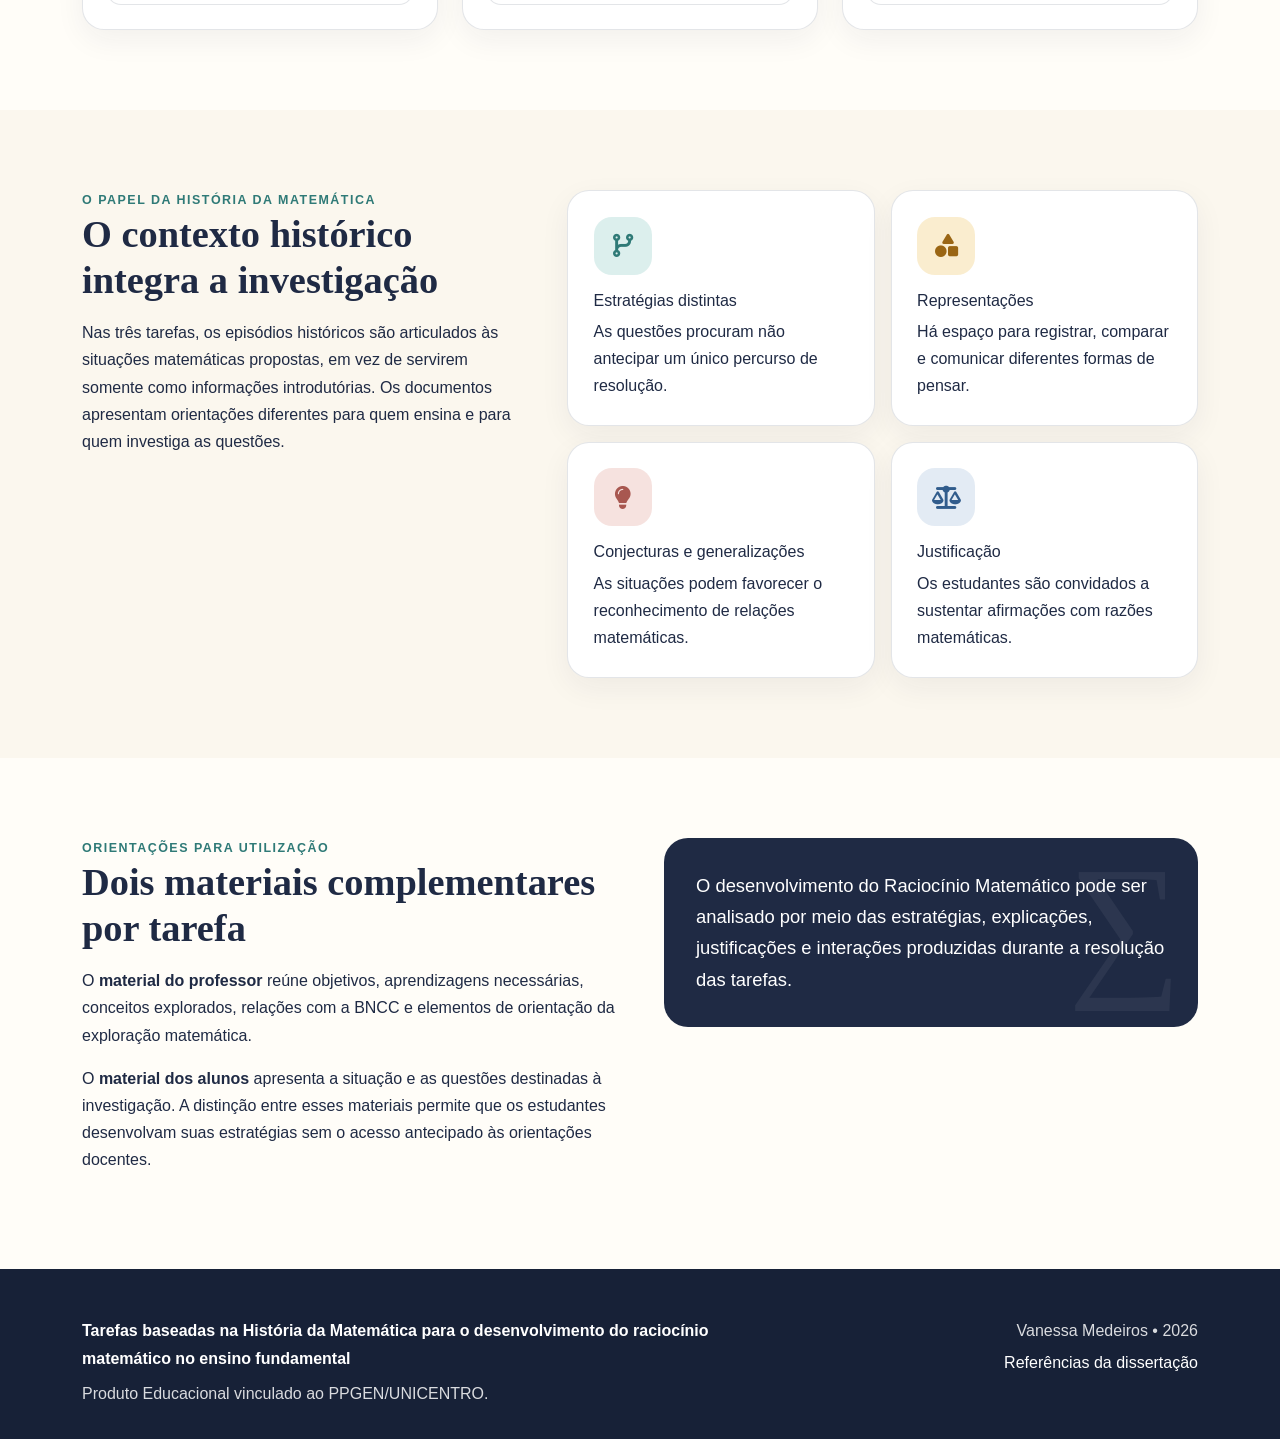
<file: tarefas.html>
<!DOCTYPE html>
<html lang="pt-BR"><head><meta charset="utf-8"/><meta name="viewport" content="width=device-width, initial-scale=1.0"/><meta name="description" content="Três tarefas do Produto Educacional sobre História da Matemática e Raciocínio Matemático para o 5º ano, com materiais para professor e alunos."/><title>Tarefas | HM + RM</title>
<link href="https://cdn.jsdelivr.net/npm/bootstrap@5.3.3/dist/css/bootstrap.min.css" rel="stylesheet"/><link href="https://cdnjs.cloudflare.com/ajax/libs/font-awesome/6.5.2/css/all.min.css" rel="stylesheet"/><link href="style.css?v=20261015b" rel="stylesheet"/></head><body>
<div id="a11y-widget" class="a11y-widget">
  <button id="a11y-open" class="a11y-toggle" type="button" aria-label="Abrir ferramentas de acessibilidade" aria-expanded="false" aria-controls="a11y-panel">
    <i class="fa-solid fa-universal-access" aria-hidden="true"></i> Acessibilidade
  </button>
</div>

<nav class="navbar navbar-expand-lg navbar-dark site-nav sticky-top">
 <div class="container">
  <a class="navbar-brand d-flex align-items-center" href="index.html">
   <span class="brand-mark">
    <i class="fa-solid fa-square-root-variable">
    </i>
   </span>
   HM + RM
  </a>
  <button aria-label="Abrir menu" class="navbar-toggler" data-bs-target="#menu" data-bs-toggle="collapse" type="button">
   <span class="navbar-toggler-icon">
   </span>
  </button>
  <div class="collapse navbar-collapse" id="menu">
   <ul class="navbar-nav ms-auto align-items-lg-center">
    <li class="nav-item">
     <a class="nav-link" href="index.html">
      Início
     </a>
    </li>
    <li class="nav-item">
     <a class="nav-link" href="historia.html">
      História da Matemática
     </a>
    </li>
    <li class="nav-item">
     <a class="nav-link" href="raciocinio.html">
      Raciocínio Matemático
     </a>
    </li>
    <li class="nav-item">
     <a class="nav-link" href="tarefas.html">
      Tarefas
     </a>
    </li>
    <li class="nav-item">
     <a class="nav-link" href="saiba-mais.html">
      Aprofundamento
     </a>
    </li>
    <li class="nav-item">
     <a class="nav-link" href="referencias.html">
      Referências
     </a>
    </li>
   </ul>
  </div>
 </div>
</nav>

<header class="page-hero"><div class="container reveal"><span class="eyebrow"><i class="fa-solid fa-file-pen" aria-hidden="true"></i> Guia Didático • Produto Educacional • 5º ano</span><h1 class="display-4 mt-3">Tarefas históricas para investigar e raciocinar</h1><p class="mt-3 mb-0">Três propostas exploratórias independentes que articulam episódios da História da Matemática a situações nas quais os estudantes podem conjecturar, generalizar, justificar e comunicar ideias matemáticas. Cada tarefa pode ser utilizada separadamente e possui material específico para o professor e para os alunos.</p></div></header>
<main>
<section class="section" aria-labelledby="colecao-tarefas"><div class="container"><div class="mb-5 reveal"><div class="kicker">Guia Didático</div><h2 class="section-title" id="colecao-tarefas">Conheça as três tarefas</h2><p class="section-subtitle">Explore a proposta de cada atividade e acesse seus dois documentos de apoio. Os arquivos abrem em uma nova aba no Google Drive.</p></div>
<div class="row g-4 align-items-stretch"><div class="col-lg-4 col-md-6 reveal">
<article class="task-card task-grid-card" id="tarefa-1" aria-labelledby="titulo-tarefa-1">
<div class="task-art task-grid-art"><img loading="lazy" src="papiro-egipcio.svg" alt="Representação dos dobramentos associados à multiplicação egípcia"/></div>
<div class="task-body task-grid-body">
<span class="task-number">Tarefa 1</span>
<div class="kicker task-theme">Egito Antigo • Dobramentos</div>
<h2 class="h4 mt-2" id="titulo-tarefa-1">A multiplicação egípcia dos grãos</h2>
<p class="task-lead">Compor quantidades a partir de dobramentos sucessivos</p>
<p>A partir de uma situação envolvendo sacos e sementes, os estudantes podem investigar dobramentos, decompor quantidades e explicar as estratégias utilizadas, em um contexto associado a procedimentos matemáticos do Egito Antigo.</p>
<div class="task-meta"><span>Multiplicação</span><span>Dobragens sucessivas</span><span>Decomposição numérica</span><span>Justificação</span></div>
<div class="task-documents" aria-label="Materiais da tarefa 1">
<a class="task-document-link" href="https://docs.google.com/document/d/1dO3n8Hnc_qGvZawawlyIGd3gnVkGqQECXFnKJp66ET4/edit?usp=drive_link" target="_blank" rel="noopener noreferrer" aria-label="Abrir material para o professor da tarefa 1 no Google Drive"><i class="fa-solid fa-chalkboard-user" aria-hidden="true"></i> Material do professor <i class="fa-solid fa-arrow-up-right-from-square small ms-auto" aria-hidden="true"></i></a>
<a class="task-document-link student" href="https://docs.google.com/document/d/1W0ygmCYWXnsqrLUaydm2GlJj3719UHcvWvWZv61xK8U/edit?usp=drive_link" target="_blank" rel="noopener noreferrer" aria-label="Abrir material para os alunos da tarefa 1 no Google Drive"><i class="fa-solid fa-book-open-reader" aria-hidden="true"></i> Material dos alunos <i class="fa-solid fa-arrow-up-right-from-square small ms-auto" aria-hidden="true"></i></a>
</div></div></article></div><div class="col-lg-4 col-md-6 reveal">
<article class="task-card task-grid-card" id="tarefa-2" aria-labelledby="titulo-tarefa-2">
<div class="task-art task-grid-art"><span class="task-symbol" aria-hidden="true"><i class="fa-solid fa-water"></i></span></div>
<div class="task-body task-grid-body">
<span class="task-number">Tarefa 2</span>
<div class="kicker task-theme">Egito Antigo • Medidas do Nilo</div>
<h2 class="h4 mt-2" id="titulo-tarefa-2">O Nilômetro de Elefantina</h2>
<p class="task-lead">Interpretar medidas e investigar relações entre unidades</p>
<p>O contexto do Nilômetro de Elefantina permite explorar registros de medidas do nível do Nilo, comparar quantidades e investigar relações entre unidades de comprimento. As questões incentivam a construção e a justificação de conclusões.</p>
<div class="task-meta"><span>Medidas de comprimento</span><span>Comparação de quantidades</span><span>Equivalência entre unidades</span><span>Generalização</span></div>
<div class="task-documents" aria-label="Materiais da tarefa 2">
<a class="task-document-link" href="https://docs.google.com/document/d/1-uHbP3vfRve6PHBJXYACU3F6krInX8F3oDw6gDSj4r0/edit?usp=drive_link" target="_blank" rel="noopener noreferrer" aria-label="Abrir material para o professor da tarefa 2 no Google Drive"><i class="fa-solid fa-chalkboard-user" aria-hidden="true"></i> Material do professor <i class="fa-solid fa-arrow-up-right-from-square small ms-auto" aria-hidden="true"></i></a>
<a class="task-document-link student" href="https://docs.google.com/document/d/1JvEFiCZvai7OLjQb-PelmQJv1U0dUfyJlBEs30zrMQE/edit?usp=drive_link" target="_blank" rel="noopener noreferrer" aria-label="Abrir material para os alunos da tarefa 2 no Google Drive"><i class="fa-solid fa-book-open-reader" aria-hidden="true"></i> Material dos alunos <i class="fa-solid fa-arrow-up-right-from-square small ms-auto" aria-hidden="true"></i></a>
</div></div></article></div><div class="col-lg-4 col-md-6 reveal">
<article class="task-card task-grid-card" id="tarefa-3" aria-labelledby="titulo-tarefa-3">
<div class="task-art task-grid-art"><span class="task-greek-icon" role="img" aria-label="Colunas da arquitetura grega"><i class="fa-solid fa-landmark" aria-hidden="true"></i></span></div>
<div class="task-body task-grid-body">
<span class="task-number">Tarefa 3</span>
<div class="kicker task-theme">Grécia Antiga • Trabalho e pagamento</div>
<h2 class="h4 mt-2" id="titulo-tarefa-3">A construção do Erecteion</h2>
<p class="task-lead">Comparar pagamentos registrados em unidades monetárias distintas</p>
<p>A partir de registros associados à construção do Erecteion, os estudantes podem comparar pagamentos em dracmas e óbolos, analisar afirmações e justificar conclusões a respeito das relações entre diferentes unidades monetárias.</p>
<div class="task-meta"><span>Comparação de valores</span><span>Frações e equivalência</span><span>Unidades monetárias</span><span>Argumentação</span></div>
<div class="task-documents" aria-label="Materiais da tarefa 3">
<a class="task-document-link" href="https://docs.google.com/document/d/1ZkocTHbfQ1cNW3cCuBSyO9rt3GScxLzWka7hSmmVYng/edit?usp=drive_link" target="_blank" rel="noopener noreferrer" aria-label="Abrir material para o professor da tarefa 3 no Google Drive"><i class="fa-solid fa-chalkboard-user" aria-hidden="true"></i> Material do professor <i class="fa-solid fa-arrow-up-right-from-square small ms-auto" aria-hidden="true"></i></a>
<a class="task-document-link student" href="https://docs.google.com/document/d/1i8nDJMD9cvlBNa1k-RYASOFhTyK7C-q7K40XRjzBsYU/edit?usp=drive_link" target="_blank" rel="noopener noreferrer" aria-label="Abrir material para os alunos da tarefa 3 no Google Drive"><i class="fa-solid fa-book-open-reader" aria-hidden="true"></i> Material dos alunos <i class="fa-solid fa-arrow-up-right-from-square small ms-auto" aria-hidden="true"></i></a>
</div></div></article></div></div>
</div></section>
<section class="section section-soft"><div class="container"><div class="row g-5 align-items-start"><div class="col-lg-5 reveal"><div class="kicker">O papel da História da Matemática</div><h2 class="section-title">O contexto histórico integra a investigação</h2><p>Nas três tarefas, os episódios históricos são articulados às situações matemáticas propostas, em vez de servirem somente como informações introdutórias. Os documentos apresentam orientações diferentes para quem ensina e para quem investiga as questões.</p></div>
<div class="col-lg-7 reveal"><div class="row g-3">
<div class="col-md-6"><div class="feature-card"><span class="icon-orb teal"><i class="fa-solid fa-code-branch" aria-hidden="true"></i></span><h3 class="h6">Estratégias distintas</h3><p class="mb-0">As questões procuram não antecipar um único percurso de resolução.</p></div></div>
<div class="col-md-6"><div class="feature-card"><span class="icon-orb gold"><i class="fa-solid fa-shapes" aria-hidden="true"></i></span><h3 class="h6">Representações</h3><p class="mb-0">Há espaço para registrar, comparar e comunicar diferentes formas de pensar.</p></div></div>
<div class="col-md-6"><div class="feature-card"><span class="icon-orb rose"><i class="fa-solid fa-lightbulb" aria-hidden="true"></i></span><h3 class="h6">Conjecturas e generalizações</h3><p class="mb-0">As situações podem favorecer o reconhecimento de relações matemáticas.</p></div></div>
<div class="col-md-6"><div class="feature-card"><span class="icon-orb blue"><i class="fa-solid fa-scale-balanced" aria-hidden="true"></i></span><h3 class="h6">Justificação</h3><p class="mb-0">Os estudantes são convidados a sustentar afirmações com razões matemáticas.</p></div></div>
</div></div></div></div></section>
<section class="section"><div class="container"><div class="row g-5 align-items-start"><div class="col-lg-6 reveal"><div class="kicker">Orientações para utilização</div><h2 class="section-title">Dois materiais complementares por tarefa</h2><p>O <strong>material do professor</strong> reúne objetivos, aprendizagens necessárias, conceitos explorados, relações com a BNCC e elementos de orientação da exploração matemática.</p><p>O <strong>material dos alunos</strong> apresenta a situação e as questões destinadas à investigação. A distinção entre esses materiais permite que os estudantes desenvolvam suas estratégias sem o acesso antecipado às orientações docentes.</p></div>
<div class="col-lg-6 reveal"><div class="quote-panel"><p>O desenvolvimento do Raciocínio Matemático pode ser analisado por meio das estratégias, explicações, justificações e interações produzidas durante a resolução das tarefas.</p></div></div></div></div></section>
</main>
<footer class="site-footer">
 <div class="container">
  <div class="row g-4">
   <div class="col-lg-7">
    <div class="footer-title">
     Tarefas baseadas na História da Matemática para o desenvolvimento do raciocínio matemático no ensino fundamental
    </div>
    <p class="mt-2 mb-0">
     Produto Educacional vinculado ao PPGEN/UNICENTRO.
    </p>
   </div>
   <div class="col-lg-5 text-lg-end">
    <p class="mb-1">
     Vanessa Medeiros •
     <span id="ano">
     </span>
    </p>
    <a href="referencias.html">
     Referências da dissertação
    </a>
   </div>
  </div>
 </div>
</footer>

<script src="https://cdn.jsdelivr.net/npm/bootstrap@5.3.3/dist/js/bootstrap.bundle.min.js"></script><script src="script.js?v=20261015b"></script>
</body></html>
</file>
<file: style.css>
:root {
  --ink: #1f2a44;
  --ink-2: #32415f;
  --paper: #fbf7ee;
  --paper-2: #f2eadc;
  --cream: #fffdf8;
  --gold: #d79b2f;
  --gold-2: #f2c66d;
  --teal: #2f7a77;
  --teal-2: #dcefed;
  --blue: #315c8c;
  --rose: #a85750;
  --line: rgba(31, 42, 68, 0.12);
  --shadow: 0 18px 45px rgba(31, 42, 68, 0.10);
  --radius: 22px;
}

* { box-sizing: border-box; }
html { scroll-behavior: smooth; }
body {
  margin: 0;
  font-family: "Inter", "Segoe UI", Arial, sans-serif;
  color: var(--ink);
  background: var(--cream);
  line-height: 1.7;
}

a { color: var(--blue); text-decoration: none; }
a:hover { color: var(--teal); }
img { max-width: 100%; height: auto; }

.reading-progress {
  position: fixed;
  inset: 0 auto auto 0;
  height: 4px;
  width: 0;
  background: linear-gradient(90deg, var(--gold), var(--teal));
  z-index: 2000;
}

.site-nav {
  background: rgba(31, 42, 68, 0.96);
  backdrop-filter: blur(10px);
}
.site-nav .navbar-brand {
  color: #fff;
  font-weight: 800;
  letter-spacing: .3px;
}
.site-nav .brand-mark {
  display: inline-grid;
  place-items: center;
  width: 40px;
  height: 40px;
  margin-right: .55rem;
  border-radius: 12px;
  background: linear-gradient(135deg, var(--gold), var(--gold-2));
  color: var(--ink);
}
.site-nav .nav-link {
  color: rgba(255,255,255,.82) !important;
  font-weight: 600;
  margin-left: .3rem;
  border-radius: 999px;
  padding: .55rem .8rem !important;
}
.site-nav .nav-link:hover,
.site-nav .nav-link.active {
  color: #fff !important;
  background: rgba(255,255,255,.12);
}

.hero {
  position: relative;
  overflow: hidden;
  padding: 6.5rem 0 5rem;
  background:
    radial-gradient(circle at 15% 15%, rgba(215,155,47,.20), transparent 30%),
    radial-gradient(circle at 85% 20%, rgba(47,122,119,.18), transparent 30%),
    linear-gradient(180deg, #fffdf8 0%, #f8f1e5 100%);
}
.hero::after {
  content: "";
  position: absolute;
  inset: 0;
  pointer-events: none;
  opacity: .24;
  background-image: radial-gradient(rgba(31,42,68,.15) 1px, transparent 1px);
  background-size: 22px 22px;
}
.hero .container { position: relative; z-index: 1; }
.eyebrow {
  display: inline-flex;
  align-items: center;
  gap: .55rem;
  padding: .4rem .8rem;
  border-radius: 999px;
  background: #fff;
  border: 1px solid var(--line);
  box-shadow: 0 8px 25px rgba(31,42,68,.06);
  color: var(--teal);
  font-weight: 800;
  text-transform: uppercase;
  font-size: .78rem;
  letter-spacing: .08em;
}
.hero h1,
.page-hero h1 {
  font-family: Georgia, "Times New Roman", serif;
  font-weight: 800;
  color: var(--ink);
  letter-spacing: -.03em;
}
.hero h1 { font-size: clamp(2.45rem, 5vw, 4.6rem); line-height: 1.03; }
.hero .lead { color: var(--ink-2); max-width: 720px; font-size: 1.15rem; }
.hero-visual {
  position: relative;
  padding: 1rem;
}
.hero-visual::before {
  content: "";
  position: absolute;
  inset: 6% 4% 2% 12%;
  background: linear-gradient(145deg, rgba(215,155,47,.18), rgba(47,122,119,.16));
  filter: blur(2px);
  border-radius: 35% 65% 45% 55% / 55% 40% 60% 45%;
  transform: rotate(-4deg);
}
.hero-visual img { position: relative; z-index: 1; filter: drop-shadow(0 18px 25px rgba(31,42,68,.14)); }

.btn-primary-custom,
.btn-outline-custom {
  border-radius: 999px;
  padding: .8rem 1.25rem;
  font-weight: 800;
  transition: .2s ease;
}
.btn-primary-custom {
  background: var(--ink);
  color: #fff;
  border: 1px solid var(--ink);
}
.btn-primary-custom:hover { background: var(--teal); border-color: var(--teal); color: #fff; transform: translateY(-2px); }
.btn-outline-custom {
  color: var(--ink);
  background: rgba(255,255,255,.7);
  border: 1px solid var(--line);
}
.btn-outline-custom:hover { background: #fff; color: var(--teal); transform: translateY(-2px); }

.section { padding: 5rem 0; }
.section-soft { background: var(--paper); }
.section-dark {
  background: var(--ink);
  color: #fff;
}
.section-title {
  font-family: Georgia, "Times New Roman", serif;
  font-weight: 800;
  font-size: clamp(2rem, 3vw, 3rem);
  margin-bottom: 1rem;
  color: var(--ink);
}
.section-dark .section-title { color: #fff; }
.section-subtitle { color: var(--ink-2); max-width: 780px; }
.section-dark .section-subtitle { color: rgba(255,255,255,.78); }

.kicker {
  color: var(--teal);
  text-transform: uppercase;
  letter-spacing: .12em;
  font-weight: 900;
  font-size: .78rem;
}

.feature-card,
.info-card,
.task-card,
.resource-card,
.stat-card {
  height: 100%;
  background: #fff;
  border: 1px solid var(--line);
  border-radius: var(--radius);
  box-shadow: 0 10px 30px rgba(31,42,68,.06);
}
.feature-card,
.info-card,
.resource-card,
.stat-card { padding: 1.6rem; }
.feature-card { transition: transform .2s ease, box-shadow .2s ease; }
.feature-card:hover { transform: translateY(-5px); box-shadow: var(--shadow); }
.icon-orb {
  display: inline-grid;
  place-items: center;
  width: 58px;
  height: 58px;
  border-radius: 18px;
  margin-bottom: 1rem;
  font-size: 1.45rem;
  color: var(--ink);
  background: var(--paper-2);
}
.icon-orb.teal { background: var(--teal-2); color: var(--teal); }
.icon-orb.gold { background: #faedcf; color: #9a6614; }
.icon-orb.rose { background: #f6e2df; color: var(--rose); }
.icon-orb.blue { background: #e3ebf4; color: var(--blue); }

.concept-flow {
  position: relative;
  display: grid;
  grid-template-columns: repeat(5, minmax(0, 1fr));
  gap: 1rem;
  align-items: stretch;
}
.concept-flow::before {
  content: "";
  position: absolute;
  top: 50%;
  left: 8%;
  right: 8%;
  height: 2px;
  background: linear-gradient(90deg, var(--gold), var(--teal));
  z-index: 0;
}
.flow-step {
  position: relative;
  z-index: 1;
  padding: 1.3rem 1rem;
  text-align: center;
  border-radius: 18px;
  background: #fff;
  border: 1px solid var(--line);
  box-shadow: 0 10px 25px rgba(31,42,68,.07);
  font-weight: 800;
}
.flow-step small { display: block; margin-top: .35rem; color: var(--ink-2); font-weight: 500; }
.flow-step .num {
  display: inline-grid;
  place-items: center;
  width: 34px;
  height: 34px;
  border-radius: 50%;
  background: var(--ink);
  color: #fff;
  margin-bottom: .6rem;
}

.bridge-card {
  border-radius: 26px;
  padding: 2rem;
  background: linear-gradient(135deg, #fff, #f6efe3);
  border: 1px solid var(--line);
  box-shadow: var(--shadow);
}
.bridge-arrow {
  font-size: 2rem;
  color: var(--gold);
}

.page-hero {
  padding: 4.3rem 0 3.8rem;
  background:
    linear-gradient(135deg, rgba(215,155,47,.15), rgba(47,122,119,.10)),
    var(--paper);
  border-bottom: 1px solid var(--line);
}
.page-hero p { color: var(--ink-2); font-size: 1.08rem; max-width: 820px; }

.pill-row { display: flex; flex-wrap: wrap; gap: .55rem; }
.pill {
  display: inline-flex;
  align-items: center;
  gap: .4rem;
  padding: .42rem .72rem;
  border-radius: 999px;
  background: var(--paper-2);
  color: var(--ink);
  border: 1px solid var(--line);
  font-size: .9rem;
  font-weight: 700;
}

.timeline {
  position: relative;
  padding-left: 2rem;
}
.timeline::before {
  content: "";
  position: absolute;
  left: .55rem;
  top: .6rem;
  bottom: .6rem;
  width: 2px;
  background: linear-gradient(var(--gold), var(--teal));
}
.timeline-item {
  position: relative;
  padding: 0 0 1.8rem 1rem;
}
.timeline-item::before {
  content: "";
  position: absolute;
  left: -1.86rem;
  top: .4rem;
  width: 14px;
  height: 14px;
  border-radius: 50%;
  background: #fff;
  border: 4px solid var(--teal);
}

.rm-grid {
  display: grid;
  grid-template-columns: repeat(3, minmax(0, 1fr));
  gap: 1rem;
}
.rm-card {
  padding: 1.5rem;
  border-radius: 22px;
  background: #fff;
  border: 1px solid var(--line);
  box-shadow: 0 10px 28px rgba(31,42,68,.06);
}
.rm-card strong { display: block; font-size: 1.16rem; margin-bottom: .55rem; }
.rm-link {
  display: flex;
  align-items: center;
  justify-content: center;
  gap: .55rem;
  margin-top: 1rem;
  font-weight: 800;
  color: var(--teal);
}

.process-table {
  overflow: hidden;
  border-radius: 20px;
  border: 1px solid var(--line);
  background: #fff;
}
.process-row {
  display: grid;
  grid-template-columns: 190px 1fr 1fr;
  border-bottom: 1px solid var(--line);
}
.process-row:last-child { border-bottom: 0; }
.process-row > div { padding: 1.1rem 1.2rem; }
.process-row.head { background: var(--ink); color: #fff; font-weight: 800; }
.process-name { font-weight: 900; color: var(--ink); background: var(--paper); }
.process-row.head .process-name { color: #fff; background: transparent; }

.hm-callout {
  border-left: 6px solid var(--gold);
  padding: 1.3rem 1.4rem;
  border-radius: 16px;
  background: #fff9eb;
}

.task-card { overflow: hidden; transition: transform .2s ease, box-shadow .2s ease; }
.task-card:hover { transform: translateY(-5px); box-shadow: var(--shadow); }
.task-art {
  height: 190px;
  display: grid;
  place-items: center;
  padding: 1.2rem;
  background: linear-gradient(135deg, #f7edd7, #e6f2f1);
  border-bottom: 1px solid var(--line);
}
.task-art img { max-height: 160px; }
.task-body { padding: 1.5rem; }
.task-meta { display: flex; flex-wrap: wrap; gap: .5rem; margin: 1rem 0; }
.task-meta span {
  padding: .36rem .65rem;
  border-radius: 999px;
  background: var(--paper);
  border: 1px solid var(--line);
  font-size: .84rem;
  font-weight: 700;
}

.resource-card h3 { font-size: 1.1rem; }
.resource-card .resource-type {
  display: inline-block;
  margin-bottom: .75rem;
  color: var(--teal);
  font-size: .78rem;
  font-weight: 900;
  text-transform: uppercase;
  letter-spacing: .09em;
}

.reference-list { display: grid; gap: .9rem; }
.reference-item {
  padding: 1rem 1.2rem;
  background: #fff;
  border: 1px solid var(--line);
  border-radius: 16px;
}
.reference-item strong { color: var(--ink); }

.quote-panel {
  position: relative;
  padding: 2rem;
  border-radius: 24px;
  background: var(--ink);
  color: #fff;
  overflow: hidden;
}
.quote-panel::after {
  content: "∑";
  position: absolute;
  right: 1rem;
  bottom: -2rem;
  font-family: Georgia, serif;
  font-size: 10rem;
  color: rgba(255,255,255,.06);
}
.quote-panel p { position: relative; z-index: 1; font-size: 1.15rem; margin: 0; }

.stat-card .stat-number {
  font-size: 2rem;
  font-weight: 900;
  color: var(--teal);
}

.notice {
  padding: 1rem 1.2rem;
  border-radius: 16px;
  background: #eef7f5;
  border: 1px solid rgba(47,122,119,.24);
}

.site-footer {
  padding: 3rem 0 2rem;
  background: #172137;
  color: rgba(255,255,255,.84);
}
.site-footer a { color: #fff; }
.site-footer .footer-title { color: #fff; font-weight: 800; }

/* Conteúdo visível por padrão. A animação só é ativada quando o JavaScript carrega corretamente. */
.reveal {
  opacity: 1;
  transform: none;
}
.reveal.reveal-ready {
  opacity: 0;
  transform: translateY(18px);
  transition: opacity .55s ease, transform .55s ease;
}
.reveal.reveal-ready.visible {
  opacity: 1;
  transform: translateY(0);
}

#btnTopo {
  position: fixed;
  right: 22px;
  bottom: 22px;
  width: 48px;
  height: 48px;
  border: 0;
  border-radius: 50%;
  background: var(--ink);
  color: #fff;
  box-shadow: 0 10px 28px rgba(31,42,68,.25);
  display: none;
  z-index: 1200;
}
#btnTopo:hover { background: var(--teal); }

@media (max-width: 991.98px) {
  .hero { padding-top: 4.2rem; }
  .hero-visual { margin-top: 2rem; }
  .concept-flow { grid-template-columns: 1fr; }
  .concept-flow::before { display: none; }
  .rm-grid { grid-template-columns: 1fr; }
  .process-row { grid-template-columns: 1fr; }
  .process-row.head { display: none; }
  .process-name { border-bottom: 1px solid var(--line); }
}

@media (max-width: 575.98px) {
  .section { padding: 3.5rem 0; }
  .hero h1 { font-size: 2.45rem; }
  .page-hero { padding: 3.2rem 0; }
}

/* Página de três tarefas */
.task-grid-card{display:flex;flex-direction:column;height:100%;overflow:hidden;scroll-margin-top:90px}
.task-grid-body{display:flex;flex-direction:column;flex:1;gap:.25rem}
.task-grid-body h2{font-weight:800}
.task-grid-body p{line-height:1.6}
.task-grid-art{background:linear-gradient(135deg,#f7edd7,#e6f2f1)}
.task-grid-art img{max-width:100%;object-fit:contain}
.task-symbol,.task-greek-icon{display:grid;place-items:center;width:130px;height:130px;border-radius:30px;font-size:4.4rem;color:var(--teal);background:rgba(255,255,255,.6)}
.task-greek-icon{color:#936f37;background:#fff3dc}
.task-number{display:inline-flex;align-self:flex-start;padding:.3rem .7rem;border-radius:99px;font-size:.77rem;letter-spacing:.03em;font-weight:800;color:var(--ink);background:#f4e6c4;margin-bottom:.65rem}
.task-theme{font-size:.74rem}
.task-lead{font-weight:700;color:var(--ink)}
.task-documents{display:grid;gap:.7rem;margin-top:auto;padding-top:.9rem}
.task-document-link{display:flex;align-items:center;gap:.65rem;width:100%;min-height:48px;padding:.82rem .95rem;border:1px solid var(--ink);border-radius:14px;color:#fff;background:var(--ink);font-weight:750;text-decoration:none;transition:background .15s,color .15s}
.task-document-link:hover{color:#fff;background:var(--teal);border-color:var(--teal)}
.task-document-link.student{color:var(--ink);background:white;border-color:var(--line)}
.task-document-link.student:hover{background:#edf6f4;border-color:var(--teal)}
.task-document-link:focus-visible{outline:3px solid #d79b2f;outline-offset:3px}
@media(max-width:575.98px){.task-grid-body{padding:1.25rem}.task-grid-art{height:155px}.task-symbol,.task-greek-icon{width:100px;height:100px;font-size:3.5rem}}
 
/* Referências: acesso à publicação e navegação por âncoras */
html { scroll-behavior: smooth; }
section[id], .reference-item[id] { scroll-margin-top: 6rem; }
.reference-access { display: inline-flex; gap: .55rem; align-items: center; font-weight: 800; font-size: .9rem; margin-top: .7rem; padding: .35rem 0; color: var(--teal); text-decoration: underline; text-underline-offset: .2rem; }
.reference-access:hover { color: var(--ink); }
.reference-access:focus-visible, .reference-jump a:focus-visible { outline: 3px solid #d79b2f; outline-offset: 3px; border-radius: 4px; }
.reference-item:target { border-color: var(--teal); box-shadow: 0 0 0 3px rgba(47,122,119,.12); }
@media(prefers-reduced-motion:reduce) { html { scroll-behavior: auto; } }


/* Acessibilidade HM + RM */
/* Controles flutuantes: sem interferir na navegação nem cobrir o botão de topo. */
.a11y-widget{position:fixed;left:1rem;bottom:1rem;z-index:2100;font-family:"Inter","Segoe UI",Arial,sans-serif;line-height:1.4}
.a11y-toggle{display:inline-flex;align-items:center;gap:.55rem;min-height:48px;padding:.7rem 1rem;border-radius:999px;border:2px solid #fff;background:#193b59;color:#fff;box-shadow:0 6px 22px rgba(0,0,0,.24);font-weight:800;cursor:pointer}
.a11y-toggle:hover,.a11y-toggle[aria-expanded="true"]{background:#245779;color:#fff}
.a11y-panel{position:absolute;bottom:calc(100% + .75rem);left:0;width:min(350px,calc(100vw - 2rem));max-height:calc(100dvh - 7rem);overflow-y:auto;padding:1.1rem;border-radius:20px;background:#fff;color:#192945;border:1px solid #cdd4e1;box-shadow:0 14px 48px rgba(0,0,0,.28)}
.a11y-panel[hidden]{display:none!important}
.a11y-panel-header{display:flex;justify-content:space-between;align-items:center;gap:1rem;margin-bottom:.9rem}
.a11y-panel h2{font-family:inherit;font-size:1.13rem;font-weight:800;margin:0;color:inherit}
.a11y-group{border-top:1px solid #d8deea;padding-top:.85rem;margin-top:.85rem}
.a11y-group-label{font-size:.92rem;font-weight:800;margin:0 0 .65rem;color:inherit}
.a11y-controls{display:flex;flex-wrap:wrap;gap:.5rem}
.a11y-control{display:inline-flex;align-items:center;justify-content:center;gap:.4rem;min-height:44px;padding:.6rem .8rem;border:1px solid #63728b;border-radius:12px;background:#f4f6fb;color:#172b45;font-weight:750;cursor:pointer;flex:1;white-space:normal}
.a11y-control:hover:not(:disabled){background:#e5eef9;color:#12263e}
.a11y-control[aria-pressed="true"]{background:#193b59;color:#fff;border-color:#193b59}
.a11y-control:disabled{opacity:.5;cursor:not-allowed}
.a11y-close{flex:0 0 40px;min-height:40px;padding:0;font-size:1.15rem}
.a11y-read-controls .a11y-control{flex-basis:calc(50% - .5rem)}
.a11y-hint{font-size:.82rem;line-height:1.5;color:#455570;margin:.65rem 0 0}
.a11y-status{font-size:.84rem;line-height:1.5;margin:.75rem 0 0;color:#324663;min-height:1.2em}
.a11y-widget :is(button):focus-visible{outline:3px solid #db9b20;outline-offset:3px}
@media(max-width:420px){.a11y-widget{left:.6rem;bottom:.6rem}.a11y-toggle{padding:.65rem .8rem}.a11y-panel{width:calc(100vw - 1.2rem)}}
@media(prefers-reduced-motion:reduce){.a11y-widget *{animation:none!important;transition:none!important}}

/* Tema escuro com contraste em títulos, textos, cartões e botões. */
html[data-theme="dark"]{
  color-scheme:dark;
  --ink:#ecf3ff;--ink-2:#cad6e8;--cream:#0e1829;--paper:#152237;
  --paper-2:#22334c;--teal:#86ddd2;--teal-2:#254a4e;--blue:#a4cbff;
  --rose:#ffc0b9;--line:rgba(218,234,255,.23);
  --shadow:0 18px 45px rgba(0,0,0,.32)
}
html[data-theme="dark"] body{background:var(--cream);color:var(--ink)}
html[data-theme="dark"] :is(.hero,.page-hero){
  background:linear-gradient(145deg,rgba(219,158,44,.09),rgba(76,164,153,.07)),var(--cream)
}
html[data-theme="dark"] .hero::after{opacity:.08}
html[data-theme="dark"] .eyebrow{background:#20324a;color:var(--teal)}
html[data-theme="dark"] :is(.feature-card,.info-card,.task-card,.resource-card,.stat-card,.flow-step,.rm-card,.process-table,.reference-item){background:#1b2a41;color:var(--ink)}
html[data-theme="dark"] .bridge-card{background:linear-gradient(135deg,#1e3049,#263447)}
html[data-theme="dark"] .notice{background:#1e3d42;border-color:#4c9998;color:#e6f8f7}
html[data-theme="dark"] .hm-callout{background:#3b301c;color:#fff4d5}
html[data-theme="dark"] .section-dark{background:#101c30;color:#f1f5ff}
html[data-theme="dark"] .section-dark .section-title{color:#f1f5ff}
html[data-theme="dark"] .quote-panel{background:#253955;color:#f3f7ff}
html[data-theme="dark"] .site-footer{background:#0b1424}
html[data-theme="dark"] .flow-step .num{background:#a8cce6;color:#102238}
html[data-theme="dark"] .process-row.head{background:#263f5d;color:#fff}
html[data-theme="dark"] .process-row.head .process-name{color:#fff}
html[data-theme="dark"] .task-art{background:linear-gradient(135deg,#203d45,#26334e)}
html[data-theme="dark"] .task-grid-art{background:linear-gradient(135deg,#203d45,#26334e)}
html[data-theme="dark"] :is(.task-symbol,.task-greek-icon){background:#2b425a;color:#dbe9fb}
html[data-theme="dark"] .task-number{background:#374e60;color:#fff}
html[data-theme="dark"] .icon-orb{background:#304259;color:#dcecff}
html[data-theme="dark"] .icon-orb.teal{background:#254a4e;color:#a8f4e7}
html[data-theme="dark"] .icon-orb.gold{background:#493b26;color:#f8d69e}
html[data-theme="dark"] .icon-orb.rose{background:#4e3336;color:#ffc4bd}
html[data-theme="dark"] .icon-orb.blue{background:#283e59;color:#b9d7ff}
html[data-theme="dark"] .btn-primary-custom,
html[data-theme="dark"] .task-document-link:not(.student){background:#9bded4;border-color:#9bded4;color:#0b2029}
html[data-theme="dark"] .btn-primary-custom:hover,
html[data-theme="dark"] .task-document-link:not(.student):hover{background:#bdeee7;border-color:#bdeee7;color:#0b2029}
html[data-theme="dark"] .btn-outline-custom,
html[data-theme="dark"] .task-document-link.student{background:#273851;border-color:#8094b1;color:#f0f6ff}
html[data-theme="dark"] .btn-outline-custom:hover,
html[data-theme="dark"] .task-document-link.student:hover{background:#34536b;color:#fff}
html[data-theme="dark"] .reference-jump .btn-outline-primary{color:#badbff;border-color:#85b0e5}
html[data-theme="dark"] .reference-jump .btn-outline-primary:hover{background:#285376;color:#fff}
html[data-theme="dark"] .text-muted{color:#c3d2e9!important}
html[data-theme="dark"] .site-nav .brand-mark{color:#18273d}
html[data-theme="dark"] .timeline-item::before{background:#16283d}
html[data-theme="dark"] .reference-access{color:#9deee2}
html[data-theme="dark"] .reference-access:hover{color:#fff}
html[data-theme="dark"] .a11y-toggle{background:#bce4ee;border-color:#203c50;color:#142638}
html[data-theme="dark"] .a11y-panel{background:#192a41;color:#f1f5ff;border-color:#647b99}
html[data-theme="dark"] .a11y-group{border-color:#536b84}
html[data-theme="dark"] .a11y-control{background:#263c55;border-color:#8fa9c4;color:#fff}
html[data-theme="dark"] .a11y-control:hover:not(:disabled){background:#355677;color:#fff}
html[data-theme="dark"] .a11y-control[aria-pressed="true"]{background:#a5e6dd;color:#10252a;border-color:#a5e6dd}
html[data-theme="dark"] :is(.a11y-hint,.a11y-status){color:#d2e1f6}


/* Acesso rápido por teclado ao conteúdo principal. */
.skip-content{position:fixed;left:1rem;top:-100px;z-index:2500;background:#fff;color:#10273d;border:3px solid #b27716;border-radius:12px;padding:.65rem 1rem;font-weight:800}
.skip-content:focus{top:.7rem;color:#10273d}
main:focus{outline:none}



/* Referências inteiras são clicáveis quando existe acesso verificado. */
.reference-clickable{padding:0;overflow:hidden;transition:border-color .2s,box-shadow .2s}
.reference-full-link{display:block;padding:1rem 1.2rem;color:var(--ink);text-decoration:none;overflow-wrap:anywhere}
.reference-full-link:hover{color:var(--ink);background:rgba(47,122,119,.075)}
.reference-full-link:focus-visible{outline:3px solid #b6811d;outline-offset:-3px;border-radius:12px}
.reference-link-meta{display:flex;gap:.5rem;align-items:center;margin-top:.75rem;color:var(--teal);font-weight:800;font-size:.88rem}
.reference-no-file{display:block;margin-top:.7rem;font-size:.82rem;color:var(--ink-2);font-style:italic}
html[data-theme="dark"] .reference-full-link{color:var(--ink)}
html[data-theme="dark"] .reference-full-link:hover{color:var(--ink);background:rgba(134,221,210,.11)}
html[data-theme="dark"] .reference-link-meta{color:#a0f5e9}
</file>
